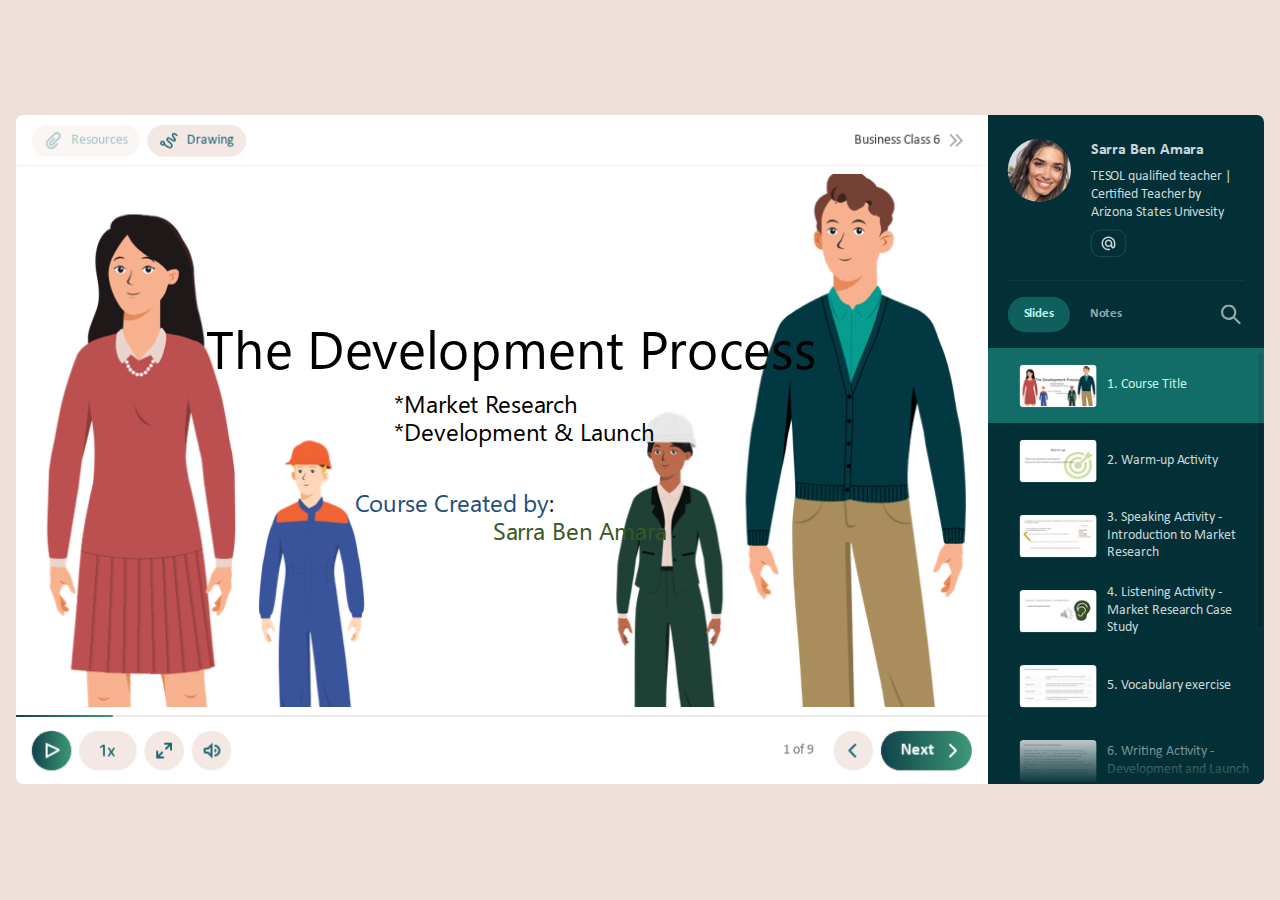
<file: index.html>
<!DOCTYPE html>
<!-- Created with iSpring --><!-- 1256 684 --><!--version 11.2.1.3005 --><!--type html --><!--mainFolder ./ -->
<html style=background-color:#eddfda;>
<head>
    <meta http-equiv="Content-Type" content="text/html;charset=utf-8"/><meta name="viewport" content="width=device-width,initial-scale=1,minimum-scale=1,maximum-scale=1,user-scalable=no"/><meta name="format-detection" content="telephone=no"/><meta name="apple-mobile-web-app-capable" content="yes"/><meta name="apple-mobile-web-app-status-bar-style" content="black"/><meta http-equiv="X-UA-Compatible" content="IE=edge"/><meta name="msapplication-tap-highlight" content="no"/><title>Business Class 6</title><link rel="apple-touch-icon-precomposed" href="data/apple-touch-icon.png"/><link rel="shortcut icon" type="image/ico" href="data/favicon.ico"/><style>body {background-color:#eddfda;}#spr0_1053f507 {display:none;}</style>
    
    
    <style>
		#playerView {
			position:absolute;
			-webkit-tap-highlight-color:rgba(0,0,0,0);
			-webkit-user-select:none;
			-moz-user-select:none;
			-webkit-touch-callout:none;
			-webkit-user-drag:none;
		}
		#playerView * {
			position:absolute;
		}
		#preloader {
			width: 50px;
			height: 50px;
			position: absolute;
			top: 0;
			left: 0;
			bottom: 0;
			right: 0;
			margin: auto;
			border-radius: 10px;
			background-color: rgba(0, 0, 0, 0.5);
		}

		#preloader::after {
			content: '';
			position: absolute;
			background: url([data-uri]);
			background-size: cover;
			top: 0;
			left: 0;
			bottom: 0;
			right: 0;
			animation: preloader_spin 1s infinite linear;
			-webkit-animation: preloader_spin 1s infinite linear;
		}

		@keyframes preloader_spin { 0% {transform: rotate(0deg);} 100% {transform: rotate(360deg);} }
		@-webkit-keyframes preloader_spin { 0% {-webkit-transform: rotate(0deg);} 100% {-webkit-transform: rotate(360deg);}}
    </style>
</head>
<body>
	<div id="preloader"></div>
	<script src="data/browsersupport.js?BCE7B2F0"></script>
	<script src="data/player.js?BCE7B2F0"></script>
    <div id="content"></div>
    <div id="spr0_1053f507"><audio id="snd0_1053f507" preload="none"><source src="data/sound1.mp3" type="audio/mpeg"/></audio></div>
    <script>
		(function(startup){
			function start(savedPresentationState)
			{
				var presInfo = "eNrVXAuT4kaS/isKNnyO2AAWCYFQ22efEGKGGLphgZ7xnHuCKFABcgtJ1gOmPdsR92vuh90vucwsSUhAP2c2HPbEDFDKysrHl1lZD/lLxalcVL60uk1Nl3tyrSN3lZqq9jq1riGbNcVQNb0lNy1NN+8r1UoMxN0kcjweRZLpMvi3Dc3LB9r3lQu93ahWNpWLlgqfSyBb+iGfBuG81WrInRZSBbvKhdKQ29VKgsI4UZQ4MZ/Lcl2py/Nmo9H6AakqF79+qXhAMGVhyKQu9yRjy0IGz36D1pk1HQ2l3xPmOiuH21LM2XLDQ+lfksnDWLTN0rbFnWSEzh++x6RpzGIeSdees+ORE98BN56NkbKQlf9ab5nj1pf+Fh6PKxdfyGo2i9nNP4KNH/tyPfDWQmGtTfrKjdb9/SdiRlJ/qdziP/AzDhNerbBcnSCAjhH9BJKmQmZaMTfi1Ezf7j/dVwW1F5Wo1cepgzJ18wnecZFafoI6eJwa1TwQr8qCtIlYWOKUs1smbj1OvCsSdx6XOTonxsPU/IwcD1OvStT6E9SLErX2OPUuKVE/oeXOLlKngfcgdVySW2uctzaQV7YlBGPMR5X7ewrNLwho0e4eo6BaCREulXtC/ZfKKuN6n42LrEw/CSMuzZzYRbMPMC3JptxXNUhLqtZs1NSO0qt1VKNR03VT7nWUhtJsGfdC+jQaI9exuVz/Df28PG5dkvtn5fiNN9tFMXw7FL5qE4Szc01Ap0b1oOJn6P33Sxbe8lia8IizcLmRbsK/9/iOu36w5V4s/Yc0ZIm33NyEN95sw6Xis3HoLyFT4qNUbTPkkG5syEwXN6F0muECEoCTtfB7vdGQSSC1rqm6prZkpaO2NEVTeE2WMfE4qVN+/ZQ6TpjaTjs3xH9q2lskJOFmh76BVYlFtGEBj9KmqeD3XnzcpR+34nMlPva+IBZu/cDCbS0JJGMZOzuRX8m1ek+2urLVqzWNhg6u1bRat99Ta812u9nWFEXXLfmMa5WzrlUedq3yCtd+2LBYsn3pzk+kxLN5GMXMQ99IW+HzMPX5zxK68C3bcaIFD8PcwsFtjrfz3R340/EkJgWhbydLYFmAQCAg8DMySG30V3bzNODs1vHWuZ+lmjTwYqG443tS7EtHAZMhoQGBrOu6UtNNRaup/Q5862ndWk83DVPWGhD2yhkkNM8iofkwEpqvQMJH8OrecV0pZrdcQjUgkkPfhe8rcOwRHMD7S98jjcESTIqScMfv6hKGf+wHzhJ7IQfxQHIi6aZiJlHsb6FrEPIVD7kHsEDYEB0MEEOB4fF0qPpNBQFzDRkj3kB314li6QKbpBkL1yCLoMMcQmNAjpH6/jKJpHXoJwH+7IFFJOYx9y5y8Lfpe1GyJeRu2M7xQ8pY4R26jEW3UFLxCF0YSWwJxZuNusEjocfiNw7ARvAvmSclmVxZH2AAdnA5s0lICqwVW8Z+iDqu3ATVxe4hBMfSibDLfgMBFCRgTxaldszNQOGCQq181/X3mFgO4i1YBBGXOYlHATSCLSHSdoAMil98EvgxBKDDXGmZmr6OXK/8vRS47O7IxafUYLtoz0Myw4afYuD7g/pR/YGYxrApxXejFMsCulEQ6nOoI5urDpOB0QKeyLJWVyAgNF1vd5S2rFXVhlZvK221rXbUptaqakqrrjZbqqJ2Gmq7Ay2KXm90ZKXdaQIzaOp8osn7V7nagD9yFXKuUtdkTZMVFaZUFcqLmqzWoWJvq7oqw4fS+kSTeN7ltMdJh/vThJRln+oT+Yn6nKgfI7OE2DzQ+17Y6IsgjZBI18n0+OWeMlkFy0U/L0//[base64]/juM9Hs3hVZe4afwoSVFhbp+ESsD7OJh9b8q/MLi//c46w5r4AyjvyfOH5iHIS0TspH+vb9ki8RlMCnxzzyEiSJfIuhNC2oEDdYEcqdfU3uqVeu2jGYNjKL0+y2tbSpHdSQOkK4QzoRH63nh8VLI/nm2+xA68VEyKi5FsLAVC5WDReVuo9lWa4bR7tTUhqrXjF7bqCmm0W83TEvWjxMRDqs8aNH2SyzqUbYJwdF+El9IMz+rqCQfKiQervxwC7NyjDUAtLBUqfqN94bFWIAlQdrLdbnoBVVLsgXwxFCvQNqC+sRb13HhteVADeVdvKEuokrnNJAoGbD08N0EZ/KqBL9ZlR66zIP+U0jn6WAw2bMFlGIbGg6Wbt66PNY4iSH/QXkGElIPFkV8u3BpsCUt/Ur0Q9+/hYwa+0QMiwksJ9ZIBfT8M9s6XqGDtHT9iLtoBGE6MNKehXZmPnB/kqm1DnGHDnUuDdilciYzuZMW7tTJJXCAKTy+z1cy0B7xcOcsOXTuY4F8cNc2cHmMtiNfAWVWDXnMCYmearfMeFRZr5KQvMfEYgGt4m+3iecsUWm2iqnsAsEcKsVAQB4KWpw/rgA0PwZSFN+5/D9vKitQuRY5f/ALWQk+/wBQ8MOLvy1bLSbLP9xUfirg68coALZZx5TSlu2WvUDKZ8PvR5h3gdNP8Bn89AJRCqB9jiiPY/q1QpQj4Wk5XhQorxUqC6+nxXki+l4rQDlmnxbj0ZB+rRCFRPC0BM/OE68GSjm7PCt4nkw+rxWmkLKeY5oXZLTXSnTIg8+xzBNp8tVCHJLr01J8be4tCVl5aT2E1cmEM/uoOjksNiQj3aXIt4qMrmGazV6toZjdmir35Zre7Ci1blfrttq6obWM/pk1knZ2jaQ9vEbSvnKNNE2WuLm3Sty0thJ7CW85cwH7WHJ94K5Lh2WX/sKBpGEEAa6VjpaJF7DEcsAh6dqpuH8IDAW7GTjjtgrRDousyNmdbEhIexZlsxgei/mYoCEsV2KnIxbbRrgso70YFK6w5wkkTgiBwu2IHhU2qerZFlMVIHzYYaoSHeKbx06MKTl1orSHjtIScggexfmUXqW1mAB3zE0YJk8HdFhv4gi3ZEKlXipVzQ2DCRCye3RBW2pFc8ScbXFnCThHuA2L+zU5uWQn+XYNC4LvI5GgEcHSCDOks/acFeAdGG2S0AY50GhgT9EPDLl10VmI/XVIPUUa2zHwD6i+cmLyZozOANuRDTbC3SCmgytk0HbJgjgBI+D0jceLEkKuLhm27SBPkPeuiptooYgy1Ae6o3jCLxEDsGCUxJgqQDJh0jBZYmTiAKQXbpphwMYJsN0Jn4Ih2Bqf8M9Qx5CvycbNOp59Qu6R+tAVhBOyj0EJFMj5g7S9KIINOC/9MPBDOrFIRO9V1jtKMLdGgD/m1mJny/[base64]/OiGaonCQ+HOmsYEQSeH5MCCKRD5BeMBuP7CUmIdwOWG5zfYDaLoqScIIoxnh7SVAGFsMYlEpbHqiTADWKB0n4SLtPh7iRAo58mowxeyI3wller8DDzCUASxvA4jgW4yE4PoGSBL2dQBJ6wnRXlYZiSwXDl4CxsS4PB/9KHhyELcI8fjTyBNMr3WSXQMjudbr9t1DTZsGpqV23UukbXrHWbPbPX6+qqoZ87PuycrQQ6D1cCnVdUAkMef495cAs+gARH7rgFWAQ+YAunQUDFjnCIvvJtdoczEl6aqUNdAK6NYDbFLEdw3EKihal4STnoeG5PnX3mYLFamMWd89Eo4l/MwEhyMglDJ5jS1xsJa3XfPuT26EUTP2lFMQFzDxShqWbZ3AkiYi5Ij8bOqgITjpuQGvt0N+uBQ1WYQUQWx6H/EIRLLMwiqiep4HAwrnFOovjPVMVFVjEHZ+xFyoHQFpvZe4HIv3JQZSGkqX25aypWraPqXTx3NWrdVrdRs3S5rWqddl+2umdCSD8bQvrDIaS/MIT+aob9QrbY+/POHLflk1z5vS/f/APKFP65vom3Lu7H+qTb8bW4VW4K+3BxKh1F3NEZ970KGQqWGa6zCB0x0K/pSCsvbtT3/mqFpxgGHXe1FDk9EKz0sEFpd1otcR5I5411/EIWUuDLmr4oDa3RlJVWdjMIRl08Maz8DYelwxPS/jC+88T4yjcd3zkZf/GUAM1/hwFOJIGB1FSQKV/7XLoenEiiFiWR6w1Nlxtyq63kkrQautYWDeyYwj6mQMkKo7fS0Y0Q6s2ToVtHRmi0FK1ZNIIs6+JYODVCkcI+piCjNJqKllqyIEb7yAjSlG+dhe/aJyK1v7k1DvAEpnSZEwpsmGInzHaSCK+wVsUmS0TpKIKs2IWCDCdHz8YmegjC/62hNBtNVMUP2BLvROFxXXwX0MXT0XDQo6tyyMByOU5sBz60T8JL3GSlbbY7r+L2FuuQsmia2lP1FzCb8c9xiYOp99q9zgs5nFHLbPRbVvuFfE4Vej6bob/2v8ZhAZQxD/S3er1+z3iqPx3cPcChT/89i8OJR5pd/PNU39CB4vKum8Sx75WFsGE9xIFYB4DDygiLx1jMe7l9+qqqlkfAoD1I0NN1rYwJDKJUhjcTozewrmaPiJH79etlURWzoSsvl4Vi/XkiNDUVKqlvbw4S4c83xQnAngfOYxansfosPhHHzcwHoHpg1bQ6lvpaVqeiWYoJtfIL+eWQ+Tqxym7/KpFOXCf3YIbrv5zJqTiyAqBvPsrpHidIPIlxx8zjLr0ZwXZ4YOX43qVvI+niborrCVxLZCdGXUYjcQ8Xp3ZWIW0FfYBrYS8mFjNny13Ho1v7G38/[base64]/ZhTFTUiId8FZfMhZN32Yt+zKOzDiw5I6LNzYG38s8+eA9DH/ge2zLGdxVyyRbkEFw+Vlgcs+UGixLEMW3ahDPfB50gvaZ0mRJi1CW9BkAvP7wvjnJGu2MpIBDx3iy4E4pYDNcBSjPuzg3TtKbTQXdozY3JwJgPja41nHcN8918Npp3rTcDvDjxxs+OlxZ87Xh0cTG7poxYw7tqD/IazWajy/nYuLKG+AaYD5ptJYzXRzpdGe8Hb4zZYHQ1715D/yu8BHeV5wEps+MjLKbWbDa4eoMdDdqxcdJzkSmPcXvo8c6QiyxMSk9pNxuNc9VmfnBer+veYAQqTSZCI+qJYtE1R4/eIkPnHPcrGOHK+mWWWgINgRn6EerxxHp/oMZ0gptoJz2m7wZXc+vKIBnT5sFwMPs4vxyR9rMk9PAYhZXsR0n1MV5Xo8mlMSwzWa2ezQWkn0JJYU3m47ej2UhoIEJNohfpTruht+ZX81F/bo6uoRpJHSd9lz65vuxak+8Qst/NRjMj9e/0uxNO76H5nKsoxh9x1QcD5L00Ju+ECubEgobe/[base64]/QfJ8aQLMVi+fHoegY2RCmzSeUMEQaq2G09eTSxxkPjI91+wCXbORIBbkK8NQHK56G9zOP9aAgQyxrpGi0WCCnp9WRC8CO+gylE9gxIL8dDC9BN7+OlN1TymYC2z/PZwgPjQALhdcGvN7o0IDogvmeTgYkBhpHqh+GdOMrDwo+O8ZJ444fShtGLGRtIGRg90YblB3DFik68zeFEku1vmeNlY02MD5D+AYKj4RQyUy9rodDw8CqYHTIoqdZn6SfGlGxqhSzi4YMkc2M4zKgk5rrnCN8O3rwdwl/hpLdZPXSe65igN84gl+ZBYzr9MJqgxS1Kg2QCFkV7KPvR1njqJWxQNExqicGVOQI/mrMinwEez4d4UzDjk1PDiAY5J/U7SNcbfZjPBN7xFpu9o7OmopPJ+dXDlSUS5ugKJnC/hISJGag7+gXARCF8+mD0DqPm3emDjxbO5h+zmC/MeIDNDFUEzI/py0Y+FMHCOiQgvYJAS6X6ORZT65/XYPGBMXwBCwxTSnYwZVgiP5nGOAN3wLmd0oELrB56+p/Xg/+e9w3I170j4+KYG7bj3vfCL+kpGN6dRpRHxUkNOlq/fCfO0xh2eNAt9bMClGL5CSeDL08d/KhcD4+JIHzBgPjaGF4twnY0yYsHnppQlkygAHuJxfHSRY3e9PqGZs8l+Qamf0rAxwf/Fj54vgRpNWeOhkNjDDmzO8DIn8KaRcIbU8d0FkwSlFTx/6dw8vAXmLd6RRZbPytfDlRXIxCiL/JLlhLpwtTKPxHrg9WdDmY4UX/giwhmGkFAeP3aBIg4TQd8IjscHvesvnE9nFELKRBuWWoGkBkn61R2kbbKwvXEC8l7vKUG0oHmMJnj25KhePvYheUkFuM/C4Y5KL5W0RwMqbZTy5iYb0HVK5NKPhPZuKVn4CPUZzib5oUhOGvLYjxJl1a4xVZmJgqWzDypkFPaGPi///nfEukxY0FF5nDj6AwpwAUDg+YXyO/[base64]/w+OWGoq";
				PresentationPlayer.start(presInfo, "content", "playerView", onPlayerInit, savedPresentationState);
				function onPlayerInit(player)
				{
					(function(player){
	(function(player)
{
	function findConnector(win)
	{
		var retries = 0;
		while (!win.ispringPresentationConnector && win.parent && win.parent != win)
		{
			++retries;
			if (retries > 7)
			{
				return null;
			}

			win = win.parent;
		}
		return win.ispringPresentationConnector;
	}

	function getConnector()
	{
		var api = findConnector(window);
		if (!api && window.opener && (typeof(window.opener) != "undefined"))
		{
			api = findConnector(window.opener);
		}
		return api;
	}

	try
	{
		var connector = getConnector();
		if (connector)
		{
			connector.register(player);
		}
	}
	catch (e) {}
})(player);

})(player);

					var preloader = document.getElementById("preloader");
					preloader.parentNode.removeChild(preloader);
				}
			}

			if (startup)
				startup(start);
			else
				start();
		})();
    </script>
</body>
</html>
</file>
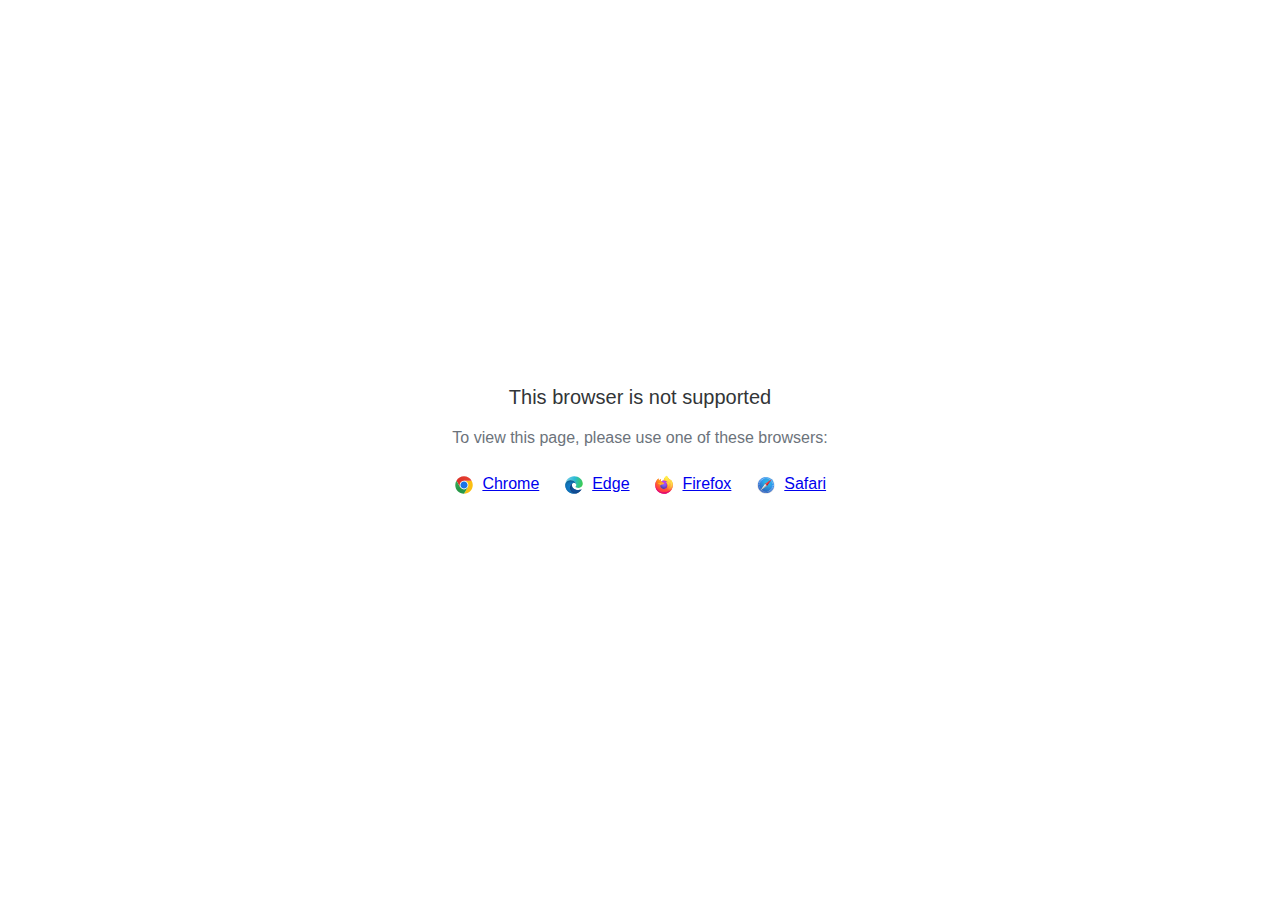
<file: data/html5-unsupported.html>
<html>
<head>
    <meta http-equiv="Content-Type" content="text/html;charset=utf-8"/>
    <meta name="viewport" content="width=device-width,initial-scale=1,maximum-scale=1">
    <meta name="format-detection" content="telephone=no">
    <meta name="apple-mobile-web-app-capable" content="yes">
    <meta name="apple-mobile-web-app-status-bar-style" content="black">
    <meta http-equiv="X-UA-Compatible" content="IE=edge">
    <meta name="msapplication-tap-highlight" content="no" />
    <title>Page Not Available</title>
    <style>
        body {
            background: #fff;
        }

        .banner {
            position: absolute;
            top: 50%;
            left: 50%;
            margin-left: -235px;
            margin-top: -67px;
            width: 470px;
            text-align: center;
            font-family: Roboto, Arial, Helvetica, sans-serif;
        }

        .title {
            margin-bottom: 16px;
            font-size: 20px;
            font-weight: 500;
            color: #323537;
            line-height: 28px;
        }

        .text {
            margin-bottom: 26px;
            font-size: 16px;
            color: #6C737B;
            line-height: 22px;
        }

        .browsers svg, .browsers a {
            display: inline-block;
            vertical-align: top;
        }

        .browsers a {
            font-size: 16px;
            margin-right: 20px;
            margin-left: 4px;
        }

        .browsers :last-child {
            margin-right: 0;
        }
    </style>
</head>
<body>
    <div class="banner">
        <div class="title">This browser is not supported</div>
        <div class="text">To view this page, please use one of these browsers:</div>
        <div class="browsers">
            <svg width="20" height="20" viewBox="0 0 20 20" fill="none" xmlns="http://www.w3.org/2000/svg">
                <path d="M10.0001 10.0001L13.789 12.1875L10.0001 18.7501C14.8326 18.7501 18.7501 14.8326 18.7501 10.0001C18.7501 8.40581 18.3216 6.91244 17.5766 5.625H10L10.0001 10.0001Z" fill="#FBBF12"/>
                <path d="M9.99999 1.25C6.76136 1.25 3.93585 3.01077 2.42285 5.6261L6.21103 12.1876L9.99999 10.0001V5.62507H17.5766C16.0634 3.01039 13.2382 1.25 9.99999 1.25Z" fill="url(#paint0_linear_579_2699)"/>
                <path d="M1.25005 10C1.25005 14.8325 5.16742 18.75 10 18.75L13.789 12.1875L10 10L6.21109 12.1875L2.42291 5.62598C1.67833 6.91306 1.25 8.40588 1.25 9.99988" fill="url(#paint1_linear_579_2699)"/>
                <path d="M14.3751 10.0001C14.3751 12.4163 12.4163 14.3751 10.0001 14.3751C7.58381 14.3751 5.625 12.4163 5.625 10.0001C5.625 7.58381 7.58381 5.625 10.0001 5.625C12.4163 5.625 14.3751 7.58381 14.3751 10.0001Z" fill="white"/>
                <path d="M13.5548 10.0001C13.5548 11.9633 11.9633 13.5548 10.0001 13.5548C8.03686 13.5548 6.44531 11.9633 6.44531 10.0001C6.44531 8.03686 8.03686 6.44531 10.0001 6.44531C11.9633 6.44531 13.5548 8.03686 13.5548 10.0001Z" fill="#1A73E8"/>
                <defs>
                    <linearGradient id="paint0_linear_579_2699" x1="5.04786" y1="6.71874" x2="12.965" y2="6.71874" gradientUnits="userSpaceOnUse">
                        <stop stop-color="#DB3328"/>
                        <stop offset="1" stop-color="#E53D30"/>
                    </linearGradient>
                    <linearGradient id="paint1_linear_579_2699" x1="4.58454" y1="7.18406" x2="7.82938" y2="12.8043" gradientUnits="userSpaceOnUse">
                        <stop stop-color="#32A651"/>
                        <stop offset="1" stop-color="#279847"/>
                    </linearGradient>
                </defs>
            </svg>
            <a href="https://www.google.com/chrome">Chrome</a>
            <svg width="20" height="20" viewBox="0 0 20 20" fill="none" xmlns="http://www.w3.org/2000/svg">
                <path d="M12.2449 9.92045C12.2449 8.25 10.5088 5.36648 6.59777 5.36648C2.68671 5.36648 1.25 8.62784 1.25 10.0199C1.25 5.0483 5.30074 1.25 10.1097 1.25C14.9188 1.25 18.75 4.84943 18.75 8.50852C18.75 11.7699 16.2956 12.9034 14.3002 12.9034C12.9832 12.9034 11.4866 12.4659 11.4866 11.7699C11.4866 11.233 12.2449 11.233 12.2449 9.92045Z" fill="url(#paint0_linear_579_2709)"/>
                <path d="M6.59777 5.36646C10.5088 5.36646 12.2449 8.24998 12.2449 9.92043C12.2449 9.93342 12.2448 9.94627 12.2446 9.95901C12.2249 8.84657 11.4738 7.79259 9.99002 7.79259C8.11431 7.79259 5.5801 10.338 5.91933 13.5C6.19087 16.031 8.33381 19.4261 12.9832 18.2329C12.9832 18.2329 12.1052 18.75 9.6508 18.75C5.30074 18.75 1.25 14.7727 1.25 10.2187C1.25 10.0981 1.25184 9.97975 1.25555 9.8637C1.35584 8.39889 2.82648 5.36646 6.59777 5.36646Z" fill="url(#paint1_linear_579_2709)"/>
                <path d="M6.59777 5.36646C10.5088 5.36646 12.2449 8.24998 12.2449 9.92043C12.2449 9.93342 12.2448 9.94627 12.2446 9.95901C12.2249 8.84657 11.4738 7.79259 9.99002 7.79259C8.11431 7.79259 5.5801 10.338 5.91933 13.5C6.19087 16.031 8.33381 19.4261 12.9832 18.2329C12.9832 18.2329 12.1052 18.75 9.6508 18.75C5.30074 18.75 1.25 14.7727 1.25 10.2187C1.25 10.0981 1.25184 9.97975 1.25555 9.8637C1.35584 8.39889 2.82648 5.36646 6.59777 5.36646Z" fill="url(#paint2_radial_579_2709)"/>
                <path d="M12.4415 18.4371C14.9324 17.7576 16.712 15.6377 17.0338 15.2101C17.393 14.7328 17.4928 14.4345 17.393 14.3351C17.2932 14.2357 17.1536 14.2555 16.7944 14.4345C16.4352 14.6135 14.32 15.4885 11.9056 14.7527C9.49107 14.0169 7.83486 12.1078 7.83486 9.99987C7.83486 8.36919 9.23166 7.79248 9.98993 7.79248C8.11422 7.79248 5.58001 10.3379 5.91923 13.4999C6.19077 16.0309 8.33371 19.426 12.9831 18.2328C12.9831 18.2328 12.821 18.3283 12.4415 18.4371Z" fill="#0E458A"/>
                <path d="M12.4415 18.4371C14.9324 17.7576 16.712 15.6377 17.0338 15.2101C17.393 14.7328 17.4928 14.4345 17.393 14.3351C17.2932 14.2357 17.1536 14.2555 16.7944 14.4345C16.4352 14.6135 14.32 15.4885 11.9056 14.7527C9.49107 14.0169 7.83486 12.1078 7.83486 9.99987C7.83486 8.36919 9.23166 7.79248 9.98993 7.79248C8.11422 7.79248 5.58001 10.3379 5.91923 13.4999C6.19077 16.0309 8.33371 19.426 12.9831 18.2328C12.9831 18.2328 12.821 18.3283 12.4415 18.4371Z" fill="url(#paint3_radial_579_2709)"/>
                <defs>
                    <linearGradient id="paint0_linear_579_2709" x1="17.7323" y1="11.5909" x2="0.61762" y2="7.54779" gradientUnits="userSpaceOnUse">
                        <stop stop-color="#3BCC50"/>
                        <stop offset="0.489583" stop-color="#2ABAD6"/>
                        <stop offset="1" stop-color="#7DCFE7"/>
                    </linearGradient>
                    <linearGradient id="paint1_linear_579_2709" x1="7.11659" y1="5.36646" x2="7.11659" y2="18.75" gradientUnits="userSpaceOnUse">
                        <stop stop-color="#035989"/>
                        <stop offset="0.265625" stop-color="#1175B6"/>
                        <stop offset="1" stop-color="#0470CF"/>
                    </linearGradient>
                    <radialGradient id="paint2_radial_579_2709" cx="0" cy="0" r="1" gradientUnits="userSpaceOnUse" gradientTransform="translate(6.83723 11.8693) rotate(59.2143) scale(5.92595 5.93561)">
                        <stop stop-color="#1284D8"/>
                        <stop offset="0.813899" stop-color="#1170B2" stop-opacity="0.767762"/>
                        <stop offset="1" stop-color="#0E649B" stop-opacity="0.65"/>
                    </radialGradient>
                    <radialGradient id="paint3_radial_579_2709" cx="0" cy="0" r="1" gradientUnits="userSpaceOnUse" gradientTransform="translate(11.6661 13.4999) rotate(77.9982) scale(4.79806 5.18015)">
                        <stop stop-color="#104890"/>
                        <stop offset="0.69943" stop-color="#12529E" stop-opacity="0.70624"/>
                        <stop offset="1" stop-color="#0E4584" stop-opacity="0.58"/>
                    </radialGradient>
                </defs>
            </svg>
            <a href="https://www.microsoft.com/edge">Edge</a>
            <svg width="20" height="20" viewBox="0 0 20 20" fill="none" xmlns="http://www.w3.org/2000/svg">
                <path d="M18.1191 6.70405C17.7385 5.78587 16.967 4.79462 16.3615 4.4815C16.8544 5.4501 17.1395 6.42162 17.2485 7.14652C17.2485 7.14652 17.2485 7.15163 17.2503 7.16113C16.2598 4.6861 14.5798 3.68791 13.2079 1.51504C13.1383 1.40543 13.069 1.29582 13.0012 1.17854C12.963 1.1124 12.932 1.05248 12.905 0.995851C12.8481 0.885984 12.8042 0.76987 12.7741 0.649844C12.7743 0.644144 12.7725 0.638558 12.7688 0.63417C12.7652 0.629782 12.7601 0.626904 12.7544 0.626094C12.749 0.624635 12.7434 0.624635 12.738 0.626094C12.7366 0.626756 12.7352 0.627617 12.734 0.628652C12.7318 0.628652 12.7296 0.63121 12.7274 0.63194L12.7311 0.627191C10.5302 1.91914 9.78353 4.30904 9.71499 5.5049C8.83549 5.56518 7.99455 5.88974 7.30189 6.43623C7.22949 6.37488 7.15379 6.31755 7.07512 6.26451C6.87551 5.56419 6.86708 4.82302 7.0507 4.11832C6.15057 4.52936 5.45059 5.17789 4.94165 5.75189H4.93764C4.5902 5.31089 4.61463 3.85634 4.63432 3.55272C4.63031 3.53372 4.37547 3.68535 4.34266 3.70837C4.03608 3.92756 3.7495 4.17357 3.48628 4.4435C3.18675 4.74784 2.9131 5.07672 2.66818 5.42671C2.1047 6.22702 1.70509 7.13132 1.49244 8.08735C1.48843 8.10635 1.48478 8.12608 1.48077 8.14544C1.46437 8.22254 1.40494 8.60946 1.39437 8.6935V8.71286C1.3169 9.11266 1.26865 9.5176 1.25 9.92444V9.96938C1.25 14.8186 5.17279 18.75 10.0114 18.75C14.345 18.75 17.943 15.5968 18.6477 11.455C18.6623 11.3428 18.6743 11.2295 18.6875 11.1163C18.8617 9.61022 18.6681 8.02743 18.1191 6.70405ZM8.02046 13.5774C8.06129 13.5968 8.09994 13.6183 8.14186 13.6373L8.14769 13.641C8.10577 13.6205 8.06311 13.5993 8.02082 13.5774H8.02046ZM17.251 7.16515V7.15675V7.16625V7.16515Z" fill="url(#paint0_linear_579_2717)"/>
                <path d="M18.119 6.704C17.7384 5.78582 16.9669 4.79457 16.3614 4.48145C16.8543 5.45005 17.1394 6.42157 17.2484 7.14647V7.16437C18.0752 9.41067 17.6246 11.695 16.9757 13.0907C15.9716 15.25 13.541 17.4635 9.73602 17.3557C5.62839 17.2388 2.0071 14.1802 1.33082 10.1776C1.20759 9.54586 1.33082 9.22543 1.39279 8.71281C1.31733 9.10778 1.28853 9.22214 1.25098 9.92439V9.96933C1.25098 14.8185 5.17377 18.7499 10.0124 18.7499C14.346 18.7499 17.944 15.5968 18.6487 11.4549C18.6633 11.3428 18.6753 11.2295 18.6884 11.1162C18.8616 9.61017 18.668 8.02738 18.119 6.704Z" fill="url(#paint1_radial_579_2717)"/>
                <path d="M18.119 6.704C17.7384 5.78582 16.9669 4.79457 16.3614 4.48145C16.8543 5.45005 17.1394 6.42157 17.2484 7.14647V7.16437C18.0752 9.41067 17.6246 11.695 16.9757 13.0907C15.9716 15.25 13.541 17.4635 9.73602 17.3557C5.62839 17.2388 2.0071 14.1802 1.33082 10.1776C1.20759 9.54586 1.33082 9.22543 1.39279 8.71281C1.31733 9.10778 1.28853 9.22214 1.25098 9.92439V9.96933C1.25098 14.8185 5.17377 18.7499 10.0124 18.7499C14.346 18.7499 17.944 15.5968 18.6487 11.4549C18.6633 11.3428 18.6753 11.2295 18.6884 11.1162C18.8616 9.61017 18.668 8.02738 18.119 6.704Z" fill="url(#paint2_radial_579_2717)"/>
                <path d="M13.8612 7.73587C13.8806 7.74939 13.8977 7.7629 13.9159 7.77642C13.696 7.38513 13.4221 7.02694 13.1022 6.71246C10.3788 3.98314 12.3884 0.794172 12.7271 0.631947L12.7307 0.627197C10.5298 1.91915 9.78314 4.30905 9.7146 5.50491C9.81668 5.49797 9.9184 5.4892 10.0223 5.4892C11.6647 5.4892 13.0953 6.39459 13.8612 7.73587Z" fill="url(#paint3_radial_579_2717)"/>
                <path d="M10.028 8.28118C10.0138 8.5004 9.24382 9.25307 8.97441 9.25307C6.48292 9.25307 6.07861 10.7635 6.07861 10.7635C6.18798 12.0357 7.07244 13.0833 8.14245 13.6375C8.19131 13.6627 8.24052 13.6854 8.28828 13.708C8.37396 13.7446 8.46 13.7811 8.54567 13.8136C8.91262 13.9433 9.29689 14.0172 9.68568 14.0329C14.0525 14.2382 14.8991 8.80001 11.7473 7.22087C12.5541 7.08021 13.3919 7.40575 13.8597 7.73495C13.0941 6.39367 11.6631 5.48828 10.0207 5.48828C9.91682 5.48828 9.81511 5.49705 9.71303 5.50399C8.83417 5.56502 7.99404 5.88994 7.30212 6.43642C7.43591 6.55005 7.58685 6.70131 7.90439 7.0148C8.5001 7.60378 10.0247 8.20993 10.028 8.28118Z" fill="url(#paint4_radial_579_2717)"/>
                <path d="M10.028 8.28118C10.0138 8.5004 9.24382 9.25307 8.97441 9.25307C6.48292 9.25307 6.07861 10.7635 6.07861 10.7635C6.18798 12.0357 7.07244 13.0833 8.14245 13.6375C8.19131 13.6627 8.24052 13.6854 8.28828 13.708C8.37396 13.7446 8.46 13.7811 8.54567 13.8136C8.91262 13.9433 9.29689 14.0172 9.68568 14.0329C14.0525 14.2382 14.8991 8.80001 11.7473 7.22087C12.5541 7.08021 13.3919 7.40575 13.8597 7.73495C13.0941 6.39367 11.6631 5.48828 10.0207 5.48828C9.91682 5.48828 9.81511 5.49705 9.71303 5.50399C8.83417 5.56502 7.99404 5.88994 7.30212 6.43642C7.43591 6.55005 7.58685 6.70131 7.90439 7.0148C8.5001 7.60378 10.0247 8.20993 10.028 8.28118Z" fill="url(#paint5_radial_579_2717)"/>
                <path d="M6.89479 6.14439C6.96588 6.19043 7.02421 6.22916 7.07708 6.2646C6.87746 5.56428 6.86903 4.82311 7.05265 4.11841C6.15252 4.52945 5.45255 5.17799 4.9436 5.75198C4.9848 5.75089 6.2557 5.72787 6.89479 6.14439Z" fill="url(#paint6_radial_579_2717)"/>
                <path d="M1.33119 10.1776C2.00747 14.1802 5.62876 17.2388 9.7393 17.3557C13.5443 17.4635 15.9735 15.25 16.979 13.0907C17.6279 11.6946 18.0785 9.41068 17.2517 7.16437V7.14756C17.2517 7.14976 17.2517 7.15268 17.2535 7.16218C17.5641 9.1962 16.532 11.1667 14.9184 12.4992C14.9167 12.5029 14.9152 12.5067 14.9137 12.5105C11.7692 15.0765 8.76042 14.0586 8.15123 13.6431C8.10893 13.6227 8.06628 13.6015 8.02399 13.5796C6.19056 12.7027 5.43334 11.0274 5.59558 9.5919C4.04797 9.5919 3.52007 8.28314 3.52007 8.28314C3.52007 8.28314 4.90982 7.29006 6.74143 8.1538C8.43778 8.95396 10.031 8.2835 10.031 8.28314C10.0277 8.21189 8.50304 7.60391 7.90842 7.01676C7.59088 6.70327 7.43995 6.55201 7.30615 6.43838C7.23375 6.37702 7.15805 6.3197 7.07939 6.26665C7.02725 6.23012 6.97001 6.19358 6.8971 6.14645C6.25801 5.72992 4.98711 5.75294 4.94518 5.75404H4.94117C4.59374 5.31303 4.61816 3.85849 4.63785 3.55487C4.63384 3.53587 4.379 3.68749 4.34619 3.71051C4.03961 3.92971 3.75303 4.17571 3.48981 4.44564C3.19028 4.74999 2.91663 5.07887 2.67171 5.42886C2.10823 6.22916 1.70862 7.13347 1.49597 8.08949C1.48904 8.1063 1.17734 9.47023 1.33119 10.1776Z" fill="url(#paint7_radial_579_2717)"/>
                <path d="M13.1024 6.71246C13.4222 7.02693 13.6962 7.38513 13.9161 7.77642C13.9616 7.81071 14.0055 7.8473 14.0473 7.88603C16.0335 9.71873 14.9945 12.3132 14.9154 12.4996C16.529 11.1671 17.5611 9.19662 17.2505 7.16259C16.2599 4.6861 14.58 3.68791 13.2081 1.51504C13.1385 1.40543 13.0692 1.29582 13.0014 1.17854C12.9631 1.1124 12.9321 1.05248 12.9051 0.995851C12.8483 0.885984 12.8044 0.76987 12.7742 0.649844C12.7745 0.644144 12.7726 0.638559 12.769 0.63417C12.7653 0.629782 12.7602 0.626904 12.7546 0.626094C12.7492 0.624635 12.7435 0.624635 12.7382 0.626094C12.7367 0.626756 12.7354 0.627617 12.7341 0.628652C12.732 0.628652 12.7298 0.63121 12.7276 0.63194C12.3885 0.794165 10.379 3.98313 13.1024 6.71246Z" fill="url(#paint8_radial_579_2717)"/>
                <path d="M14.0464 7.88413C14.0046 7.8454 13.9608 7.80882 13.9152 7.77452C13.8973 7.761 13.8787 7.74748 13.8605 7.73396C13.3928 7.40513 12.555 7.07922 11.7482 7.21989C14.8995 8.79902 14.0534 14.2372 9.68654 14.0319C9.29775 14.0163 8.91348 13.9424 8.54653 13.8126C8.46085 13.7805 8.37481 13.7451 8.28914 13.7071C8.23956 13.6844 8.19034 13.6618 8.14331 13.6365L8.14914 13.6402C8.75834 14.0567 11.7671 15.0746 14.9116 12.5075C14.9116 12.5075 14.9134 12.5028 14.9163 12.4962C14.9943 12.3132 16.0334 9.71866 14.0464 7.88413Z" fill="url(#paint9_radial_579_2717)"/>
                <path d="M6.07833 10.7635C6.07833 10.7635 6.48264 9.25306 8.97412 9.25306C9.24354 9.25306 10.0135 8.49966 10.0277 8.28117C10.0419 8.06268 8.43455 8.95199 6.7382 8.15183C4.90659 7.28809 3.51685 8.28117 3.51685 8.28117C3.51685 8.28117 4.04475 9.58993 5.59235 9.58993C5.43012 11.0255 6.18733 12.6992 8.02076 13.5776C8.06159 13.597 8.10024 13.6185 8.14217 13.6375C7.07215 13.0843 6.18879 12.0357 6.07833 10.7635Z" fill="url(#paint10_radial_579_2717)"/>
                <path d="M18.1191 6.70405C17.7385 5.78587 16.967 4.79462 16.3615 4.4815C16.8544 5.4501 17.1395 6.42162 17.2485 7.14652C17.2485 7.14652 17.2485 7.15163 17.2503 7.16113C16.2598 4.6861 14.5798 3.68791 13.2079 1.51504C13.1383 1.40543 13.069 1.29582 13.0012 1.17854C12.963 1.1124 12.932 1.05248 12.905 0.995851C12.8481 0.885984 12.8042 0.76987 12.7741 0.649844C12.7743 0.644144 12.7725 0.638558 12.7688 0.63417C12.7652 0.629782 12.7601 0.626904 12.7544 0.626094C12.749 0.624635 12.7434 0.624635 12.738 0.626094C12.7366 0.626756 12.7352 0.627617 12.734 0.628652C12.7318 0.628652 12.7296 0.63121 12.7274 0.63194L12.7311 0.627191C10.5302 1.91914 9.78353 4.30904 9.71499 5.5049C9.81707 5.49796 9.91878 5.48919 10.0227 5.48919C11.6651 5.48919 13.0957 6.39458 13.8616 7.73586C13.3939 7.40703 12.5561 7.08111 11.7493 7.22178C14.9007 8.80092 14.0545 14.2391 9.68764 14.0338C9.29885 14.0182 8.91458 13.9443 8.54763 13.8145C8.46196 13.7824 8.37592 13.747 8.29024 13.709C8.24066 13.6863 8.19144 13.6636 8.14441 13.6384L8.15025 13.6421C8.10796 13.6216 8.0653 13.6004 8.02301 13.5785C8.06384 13.5979 8.10249 13.6194 8.14441 13.6384C7.07221 13.0842 6.18885 12.0356 6.07839 10.7633C6.07839 10.7633 6.4827 9.25288 8.97418 9.25288C9.2436 9.25288 10.0136 8.49949 10.0278 8.28099C10.0245 8.20975 8.49987 7.60177 7.90525 7.01462C7.58771 6.70113 7.43678 6.54986 7.30298 6.43623C7.23058 6.37488 7.15488 6.31755 7.07622 6.26451C6.87661 5.56419 6.86817 4.82302 7.05179 4.11832C6.15166 4.52936 5.45169 5.17789 4.94275 5.75189H4.93874C4.5913 5.31089 4.61572 3.85634 4.63541 3.55272C4.6314 3.53372 4.37657 3.68535 4.34375 3.70837C4.03717 3.92756 3.75059 4.17357 3.48738 4.4435C3.18785 4.74784 2.9142 5.07672 2.66928 5.42671C2.1058 6.22702 1.70618 7.13132 1.49353 8.08735C1.48952 8.10635 1.48588 8.12608 1.48187 8.14544C1.46546 8.22254 1.39109 8.61494 1.38088 8.69898C1.38088 8.70556 1.38088 8.69277 1.38088 8.69898C1.31262 9.10444 1.26891 9.51368 1.25 9.92444V9.96938C1.25 14.8186 5.17279 18.75 10.0114 18.75C14.345 18.75 17.943 15.5968 18.6477 11.455C18.6623 11.3428 18.6743 11.2295 18.6875 11.1163C18.8617 9.61022 18.6681 8.02743 18.1191 6.70405ZM17.25 7.15492V7.16442V7.15492Z" fill="url(#paint11_linear_579_2717)"/>
                <defs>
                    <linearGradient id="paint0_linear_579_2717" x1="16.9594" y1="3.43288" x2="2.3837" y2="17.4648" gradientUnits="userSpaceOnUse">
                        <stop offset="0.05" stop-color="#FFF44F"/>
                        <stop offset="0.11" stop-color="#FFE847"/>
                        <stop offset="0.22" stop-color="#FFC830"/>
                        <stop offset="0.37" stop-color="#FF980E"/>
                        <stop offset="0.4" stop-color="#FF8B16"/>
                        <stop offset="0.46" stop-color="#FF672A"/>
                        <stop offset="0.53" stop-color="#FF3647"/>
                        <stop offset="0.7" stop-color="#E31587"/>
                    </linearGradient>
                    <radialGradient id="paint1_radial_579_2717" cx="0" cy="0" r="1" gradientUnits="userSpaceOnUse" gradientTransform="translate(16.287 2.63668) scale(18.2654 18.3055)">
                        <stop offset="0.13" stop-color="#FFBD4F"/>
                        <stop offset="0.19" stop-color="#FFAC31"/>
                        <stop offset="0.25" stop-color="#FF9D17"/>
                        <stop offset="0.28" stop-color="#FF980E"/>
                        <stop offset="0.4" stop-color="#FF563B"/>
                        <stop offset="0.47" stop-color="#FF3750"/>
                        <stop offset="0.71" stop-color="#F5156C"/>
                        <stop offset="0.78" stop-color="#EB0878"/>
                        <stop offset="0.86" stop-color="#E50080"/>
                    </radialGradient>
                    <radialGradient id="paint2_radial_579_2717" cx="0" cy="0" r="1" gradientUnits="userSpaceOnUse" gradientTransform="translate(9.61279 10.1202) scale(18.2654 18.3055)">
                        <stop offset="0.3" stop-color="#960E18"/>
                        <stop offset="0.35" stop-color="#B11927" stop-opacity="0.74"/>
                        <stop offset="0.43" stop-color="#DB293D" stop-opacity="0.34"/>
                        <stop offset="0.5" stop-color="#F5334B" stop-opacity="0.09"/>
                        <stop offset="0.53" stop-color="#FF3750" stop-opacity="0"/>
                    </radialGradient>
                    <radialGradient id="paint3_radial_579_2717" cx="0" cy="0" r="1" gradientUnits="userSpaceOnUse" gradientTransform="translate(11.8153 -1.51753) scale(13.2325 13.2615)">
                        <stop offset="0.13" stop-color="#FFF44F"/>
                        <stop offset="0.25" stop-color="#FFDC3E"/>
                        <stop offset="0.51" stop-color="#FF9D12"/>
                        <stop offset="0.53" stop-color="#FF980E"/>
                    </radialGradient>
                    <radialGradient id="paint4_radial_579_2717" cx="0" cy="0" r="1" gradientUnits="userSpaceOnUse" gradientTransform="translate(7.59304 14.9021) scale(8.69686 8.71594)">
                        <stop offset="0.35" stop-color="#3A8EE6"/>
                        <stop offset="0.47" stop-color="#5C79F0"/>
                        <stop offset="0.67" stop-color="#9059FF"/>
                        <stop offset="1" stop-color="#C139E6"/>
                    </radialGradient>
                    <radialGradient id="paint5_radial_579_2717" cx="0" cy="0" r="1" gradientUnits="userSpaceOnUse" gradientTransform="translate(9.87545 7.94492) rotate(-13.9265) scale(4.60823 5.42407)">
                        <stop offset="0.21" stop-color="#9059FF" stop-opacity="0"/>
                        <stop offset="0.28" stop-color="#8C4FF3" stop-opacity="0.06"/>
                        <stop offset="0.75" stop-color="#7716A8" stop-opacity="0.45"/>
                        <stop offset="0.97" stop-color="#6E008B" stop-opacity="0.6"/>
                    </radialGradient>
                    <radialGradient id="paint6_radial_579_2717" cx="0" cy="0" r="1" gradientUnits="userSpaceOnUse" gradientTransform="translate(9.38226 1.88781) scale(6.25678 6.27051)">
                        <stop stop-color="#FFE226"/>
                        <stop offset="0.12" stop-color="#FFDB27"/>
                        <stop offset="0.3" stop-color="#FFC82A"/>
                        <stop offset="0.5" stop-color="#FFA930"/>
                        <stop offset="0.73" stop-color="#FF7E37"/>
                        <stop offset="0.79" stop-color="#FF7139"/>
                    </radialGradient>
                    <radialGradient id="paint7_radial_579_2717" cx="0" cy="0" r="1" gradientUnits="userSpaceOnUse" gradientTransform="translate(14.3005 -2.08939) scale(26.6943 26.7529)">
                        <stop offset="0.11" stop-color="#FFF44F"/>
                        <stop offset="0.46" stop-color="#FF980E"/>
                        <stop offset="0.62" stop-color="#FF5634"/>
                        <stop offset="0.72" stop-color="#FF3647"/>
                        <stop offset="0.9" stop-color="#E31587"/>
                    </radialGradient>
                    <radialGradient id="paint8_radial_579_2717" cx="0" cy="0" r="1" gradientUnits="userSpaceOnUse" gradientTransform="translate(11.72 0.833589) rotate(84.2447) scale(19.4998 12.7839)">
                        <stop stop-color="#FFF44F"/>
                        <stop offset="0.06" stop-color="#FFE847"/>
                        <stop offset="0.17" stop-color="#FFC830"/>
                        <stop offset="0.3" stop-color="#FF980E"/>
                        <stop offset="0.36" stop-color="#FF8B16"/>
                        <stop offset="0.45" stop-color="#FF672A"/>
                        <stop offset="0.57" stop-color="#FF3647"/>
                        <stop offset="0.74" stop-color="#E31587"/>
                    </radialGradient>
                    <radialGradient id="paint9_radial_579_2717" cx="0" cy="0" r="1" gradientUnits="userSpaceOnUse" gradientTransform="translate(9.23484 4.20996) scale(16.6653 16.7019)">
                        <stop offset="0.14" stop-color="#FFF44F"/>
                        <stop offset="0.48" stop-color="#FF980E"/>
                        <stop offset="0.59" stop-color="#FF5634"/>
                        <stop offset="0.66" stop-color="#FF3647"/>
                        <stop offset="0.9" stop-color="#E31587"/>
                    </radialGradient>
                    <radialGradient id="paint10_radial_579_2717" cx="0" cy="0" r="1" gradientUnits="userSpaceOnUse" gradientTransform="translate(13.6341 5.18793) scale(18.2402 18.2803)">
                        <stop offset="0.09" stop-color="#FFF44F"/>
                        <stop offset="0.23" stop-color="#FFE141"/>
                        <stop offset="0.51" stop-color="#FFAF1E"/>
                        <stop offset="0.63" stop-color="#FF980E"/>
                    </radialGradient>
                    <linearGradient id="paint11_linear_579_2717" x1="16.7844" y1="3.35761" x2="4.38152" y2="15.7337" gradientUnits="userSpaceOnUse">
                        <stop offset="0.17" stop-color="#FFF44F" stop-opacity="0.8"/>
                        <stop offset="0.27" stop-color="#FFF44F" stop-opacity="0.63"/>
                        <stop offset="0.49" stop-color="#FFF44F" stop-opacity="0.22"/>
                        <stop offset="0.6" stop-color="#FFF44F" stop-opacity="0"/>
                    </linearGradient>
                </defs>
            </svg>
            <a href="https://www.mozilla.org/firefox">Firefox</a>
            <svg width="20" height="20" viewBox="0 0 20 20" fill="none" xmlns="http://www.w3.org/2000/svg">
                <path d="M10 18.75C14.8325 18.75 18.75 14.8325 18.75 10C18.75 5.16751 14.8325 1.25 10 1.25C5.16751 1.25 1.25 5.16751 1.25 10C1.25 14.8325 5.16751 18.75 10 18.75Z" fill="url(#paint0_linear_579_2734)"/>
                <path d="M10 18.0938C14.4701 18.0938 18.0938 14.4701 18.0938 10C18.0938 5.52995 14.4701 1.90625 10 1.90625C5.52995 1.90625 1.90625 5.52995 1.90625 10C1.90625 14.4701 5.52995 18.0938 10 18.0938Z" fill="url(#paint1_radial_579_2734)"/>
                <path d="M10.0137 3.87498C9.95897 3.87498 9.91113 3.83399 9.91113 3.7793V2.35057C9.91113 2.29588 9.95897 2.25488 10.0137 2.25488C10.0683 2.25488 10.1162 2.29588 10.1162 2.35057V3.7793C10.1093 3.83399 10.0683 3.87498 10.0137 3.87498Z" fill="#F3F3F3"/>
                <path d="M10.0137 3.88182C9.95214 3.88182 9.9043 3.83397 9.9043 3.77929V2.35058C9.9043 2.29589 9.95214 2.24805 10.0137 2.24805C10.0752 2.24805 10.123 2.29589 10.123 2.35058V3.77929C10.123 3.83397 10.0684 3.88182 10.0137 3.88182ZM10.0137 2.26167C9.96583 2.26167 9.91799 2.30273 9.91799 2.35058V3.77929C9.91799 3.82713 9.95898 3.8682 10.0137 3.8682C10.0615 3.8682 10.1093 3.82713 10.1093 3.77929V2.35058C10.1026 2.30273 10.0615 2.26167 10.0137 2.26167Z" fill="white"/>
                <path d="M10.6972 3.10941C10.6426 3.10257 10.6016 3.06157 10.6016 3.00688L10.6494 2.37108C10.6562 2.31646 10.7041 2.2754 10.7588 2.28224C10.8135 2.28909 10.8545 2.33015 10.8545 2.38484L10.8066 3.02057C10.7998 3.07526 10.7519 3.11626 10.6972 3.10948V3.10941Z" fill="#F3F3F3"/>
                <path d="M10.6973 3.1164C10.6357 3.10955 10.5947 3.06171 10.5947 3.00702L10.6426 2.37123C10.6494 2.31661 10.6973 2.26877 10.7588 2.27554C10.8203 2.28239 10.8613 2.3303 10.8613 2.38492L10.8135 3.02071C10.8066 3.08224 10.7588 3.12324 10.6973 3.1164ZM10.7588 2.28923C10.7109 2.28923 10.663 2.32346 10.663 2.3713L10.6152 3.00709C10.6152 3.05486 10.6494 3.09593 10.7041 3.10271C10.7519 3.10271 10.7998 3.06855 10.7998 3.02071L10.8476 2.38492C10.8476 2.33708 10.8066 2.29608 10.7587 2.28923H10.7588Z" fill="white"/>
                <path d="M11.2099 3.99815C11.1551 3.98447 11.121 3.93662 11.1278 3.88193L11.4081 2.48051C11.4218 2.4259 11.4696 2.39167 11.5243 2.40536C11.579 2.41905 11.6131 2.4669 11.6063 2.52158L11.326 3.923C11.3192 3.97078 11.2645 4.005 11.2098 3.99815H11.2099Z" fill="#F3F3F3"/>
                <path d="M11.2101 4.00462C11.1485 3.99093 11.1144 3.93625 11.1212 3.88156L11.4015 2.48016C11.4152 2.42554 11.4699 2.38447 11.5313 2.39816C11.5928 2.41185 11.6271 2.46654 11.6202 2.52123L11.34 3.92263C11.3263 3.97724 11.2716 4.01147 11.2101 4.00462ZM11.5313 2.41185C11.4835 2.40501 11.4356 2.43231 11.4219 2.48023L11.1418 3.88163C11.1349 3.9294 11.1622 3.97724 11.2169 3.991C11.2647 3.99778 11.3126 3.9704 11.3263 3.92256L11.6065 2.52123C11.6134 2.46654 11.5792 2.42554 11.5313 2.41185Z" fill="white"/>
                <path d="M12.0302 3.38287C12.0172 3.37973 12.0049 3.37405 11.9941 3.36617C11.9832 3.35828 11.9741 3.34834 11.9671 3.33691C11.9601 3.32548 11.9554 3.31279 11.9534 3.29956C11.9513 3.28633 11.9519 3.27282 11.955 3.2598L12.1259 2.64462C12.1395 2.58993 12.1942 2.56255 12.2489 2.57624C12.3036 2.58993 12.3378 2.64462 12.3242 2.69931L12.1532 3.31456C12.1395 3.36918 12.0849 3.39656 12.0302 3.38287Z" fill="#F3F3F3"/>
                <path d="M12.0302 3.38948C11.9756 3.37579 11.9346 3.31426 11.9551 3.25965L12.126 2.64433C12.1396 2.58972 12.2011 2.55549 12.2558 2.56918C12.3105 2.58287 12.3515 2.6444 12.331 2.69902L12.1601 3.31433C12.1464 3.36895 12.0918 3.40317 12.0303 3.38948H12.0302ZM12.2558 2.58972C12.208 2.57603 12.1533 2.6034 12.1396 2.65125L11.9688 3.26642C11.9551 3.31426 11.9824 3.36218 12.0371 3.37579C12.0849 3.38948 12.1396 3.36218 12.1533 3.31433L12.3242 2.69902C12.331 2.65125 12.3037 2.6034 12.2558 2.58964V2.58972Z" fill="white"/>
                <path d="M12.3652 4.34683C12.3105 4.3263 12.2901 4.26477 12.3105 4.21692L12.8574 2.89759C12.8778 2.84975 12.9394 2.82237 12.9872 2.84975C13.042 2.87021 13.0625 2.93181 13.042 2.97958L12.4951 4.29892C12.4746 4.34683 12.413 4.37414 12.3653 4.34683H12.3652Z" fill="#F3F3F3"/>
                <path d="M12.3653 4.35357C12.339 4.34356 12.3178 4.32354 12.3062 4.29791C12.2947 4.27227 12.2938 4.24311 12.3037 4.21681L12.8506 2.89746C12.8711 2.84277 12.9327 2.82224 12.9942 2.84277C13.0205 2.85278 13.0417 2.8728 13.0532 2.89843C13.0648 2.92407 13.0657 2.95323 13.0557 2.97953L12.5089 4.29888C12.4815 4.35357 12.4199 4.38088 12.3653 4.35357ZM12.9874 2.85646C12.9395 2.836 12.8848 2.85646 12.8643 2.90431L12.3174 4.22366C12.2969 4.2715 12.3243 4.31934 12.3721 4.33988C12.4199 4.36034 12.4746 4.33988 12.4952 4.29204L13.0421 2.97268C13.0557 2.93161 13.0352 2.87693 12.9874 2.85646Z" fill="white"/>
                <path d="M13.288 3.90926C13.2401 3.88188 13.2196 3.82719 13.2401 3.77935L13.5272 3.21202C13.5545 3.16411 13.6092 3.14358 13.6639 3.17095C13.7118 3.19833 13.7322 3.25302 13.7118 3.30079L13.4246 3.86819C13.3973 3.91603 13.3426 3.93664 13.2879 3.90926H13.288Z" fill="#F3F3F3"/>
                <path d="M13.288 3.91591C13.2332 3.88853 13.2128 3.827 13.2401 3.77231L13.5272 3.20498C13.5545 3.15022 13.6161 3.12975 13.6707 3.15706C13.7254 3.18444 13.746 3.24597 13.7186 3.30066L13.4315 3.868C13.4041 3.92268 13.3426 3.94322 13.2879 3.91584L13.288 3.91591ZM13.664 3.17075C13.6161 3.15029 13.5614 3.16391 13.5409 3.21175L13.2538 3.77916C13.2333 3.82015 13.2538 3.87484 13.2948 3.90222C13.3426 3.92268 13.3973 3.90906 13.4178 3.86122L13.705 3.29382C13.7254 3.25282 13.705 3.19813 13.664 3.17075Z" fill="white"/>
                <path d="M13.425 4.92103C13.3772 4.88688 13.3635 4.82534 13.3976 4.78435L14.1906 3.60168C14.2179 3.55383 14.2795 3.54699 14.3273 3.57437C14.3752 3.60852 14.3888 3.67005 14.3547 3.71105L13.5617 4.89372C13.5344 4.94156 13.4728 4.95525 13.425 4.92103Z" fill="#F3F3F3"/>
                <path d="M13.4248 4.92767C13.377 4.89352 13.3633 4.82514 13.3907 4.7773L14.1836 3.59466C14.2178 3.54682 14.2793 3.53313 14.334 3.56735C14.3818 3.60151 14.3955 3.66988 14.3682 3.71772L13.5752 4.90036C13.541 4.9482 13.4727 4.96182 13.4248 4.92767ZM14.3271 3.58104C14.2862 3.55367 14.2246 3.56051 14.1973 3.60151L13.4043 4.78414C13.377 4.82507 13.3906 4.87983 13.4317 4.90714C13.4727 4.93451 13.5342 4.92767 13.5615 4.88667L14.3545 3.71088C14.3818 3.66988 14.3682 3.60835 14.3271 3.58104Z" fill="white"/>
                <path d="M14.4229 4.66788C14.3819 4.63366 14.3683 4.57213 14.4024 4.53113L14.7989 4.0321C14.833 3.99117 14.8946 3.98425 14.9355 4.01848C14.9766 4.05263 14.9902 4.11416 14.956 4.15516L14.5596 4.65419C14.5255 4.69519 14.4639 4.70204 14.4229 4.66788H14.4229Z" fill="#F3F3F3"/>
                <path d="M14.4161 4.6747C14.3683 4.64047 14.3614 4.5721 14.3957 4.52425L14.7921 4.02528C14.8262 3.97736 14.8946 3.97052 14.9424 4.01159C14.9903 4.04574 14.9971 4.11412 14.9629 4.16196L14.5665 4.66101C14.5323 4.70885 14.464 4.7157 14.4161 4.6747ZM14.9287 4.02521C14.8878 3.99105 14.8331 3.9979 14.7989 4.0389L14.4024 4.53794C14.3751 4.57894 14.382 4.63363 14.4229 4.66778C14.464 4.70201 14.5186 4.69516 14.5528 4.65416L14.9493 4.15512C14.9767 4.11412 14.9697 4.05259 14.9288 4.02528L14.9287 4.02521Z" fill="white"/>
                <path d="M14.3545 5.69352C14.3135 5.65252 14.3135 5.59099 14.3545 5.55677L15.3661 4.55195C15.4072 4.51095 15.4686 4.51772 15.5029 4.55195C15.537 4.5861 15.5439 4.65447 15.5029 4.68863L14.4981 5.69352C14.457 5.73452 14.3955 5.73452 14.3545 5.69352Z" fill="#F3F3F3"/>
                <path d="M14.3477 5.70023C14.3279 5.68017 14.3169 5.65317 14.3169 5.62505C14.3169 5.59692 14.3279 5.56992 14.3477 5.54986L15.3594 4.54496C15.3794 4.52522 15.4064 4.51416 15.4346 4.51416C15.4627 4.51416 15.4898 4.52522 15.5098 4.54496C15.5295 4.56502 15.5406 4.59202 15.5406 4.62014C15.5406 4.64827 15.5295 4.67527 15.5098 4.69533L14.498 5.70016C14.478 5.71988 14.451 5.73093 14.4228 5.73093C14.3947 5.73093 14.3677 5.71988 14.3477 5.70016V5.70023ZM15.503 4.5518C15.4688 4.51758 15.4073 4.51758 15.3731 4.5518L14.3613 5.55663C14.3271 5.59086 14.3271 5.65239 14.3613 5.68654C14.3955 5.72077 14.457 5.72077 14.4912 5.68654L15.503 4.68171C15.5371 4.64749 15.5371 4.5928 15.503 4.5518Z" fill="white"/>
                <path d="M15.3798 5.63856C15.3456 5.59757 15.3456 5.53604 15.3866 5.50181L15.872 5.09171C15.9129 5.05755 15.9745 5.06433 16.0087 5.1054C16.0428 5.14639 16.0428 5.20792 16.0019 5.24207L15.5165 5.65225C15.4755 5.6864 15.4139 5.67956 15.3798 5.63856Z" fill="#F3F3F3"/>
                <path d="M15.373 5.64558C15.332 5.59774 15.3388 5.52936 15.3798 5.49521L15.8651 5.08502C15.9061 5.04402 15.9745 5.05087 16.0155 5.09871C16.0566 5.14655 16.0497 5.21493 16.0087 5.24908L15.5234 5.65927C15.4824 5.7002 15.414 5.69342 15.3731 5.64558H15.373ZM16.0019 5.10555C15.9677 5.06456 15.913 5.06456 15.8721 5.09186L15.3867 5.50205C15.3525 5.53621 15.3457 5.59089 15.3798 5.63189C15.414 5.67289 15.4687 5.67289 15.5097 5.64558L15.995 5.23539C16.036 5.20124 16.036 5.14655 16.0019 5.10555Z" fill="white"/>
                <path d="M15.1066 6.6229C15.0725 6.57505 15.0861 6.51352 15.134 6.48614L16.3234 5.6932C16.3712 5.66582 16.4327 5.67951 16.46 5.72058C16.4943 5.76842 16.4806 5.82995 16.4327 5.85726L15.2434 6.65021C15.2023 6.67758 15.1408 6.6639 15.1066 6.6229Z" fill="#F3F3F3"/>
                <path d="M15.0995 6.62311C15.0654 6.57527 15.0791 6.50689 15.1269 6.47274L16.3163 5.67974C16.3642 5.64559 16.4326 5.65928 16.4667 5.71397C16.5009 5.76181 16.4872 5.83018 16.4394 5.86427L15.25 6.65733C15.2021 6.69156 15.1338 6.67787 15.0995 6.62318V6.62311ZM16.453 5.72765C16.4257 5.68659 16.371 5.6729 16.33 5.70028L15.1405 6.4932C15.0996 6.52058 15.0858 6.57527 15.1201 6.62311C15.1474 6.66411 15.2021 6.6778 15.2431 6.65049L16.4326 5.85749C16.4736 5.82334 16.4804 5.76858 16.453 5.72765Z" fill="white"/>
                <path d="M16.125 6.76667C16.0977 6.71875 16.1114 6.65729 16.1592 6.62992L16.7129 6.31549C16.7608 6.28811 16.8223 6.30864 16.8496 6.35642C16.877 6.40433 16.8633 6.46579 16.8155 6.49317L16.2617 6.80766C16.2139 6.83497 16.1523 6.81451 16.125 6.7666L16.125 6.76667Z" fill="#F3F3F3"/>
                <path d="M16.1184 6.77347C16.0911 6.71878 16.1048 6.65725 16.1526 6.62994L16.7063 6.31549C16.7542 6.28811 16.8226 6.30865 16.8499 6.35642C16.8772 6.41118 16.8636 6.47271 16.8157 6.50002L16.262 6.81454C16.2141 6.84185 16.1458 6.82132 16.1184 6.77347ZM16.843 6.36333C16.8157 6.31549 16.761 6.3018 16.72 6.32911L16.1663 6.64363C16.1253 6.67094 16.1116 6.72563 16.1321 6.76663C16.1594 6.81447 16.2141 6.82816 16.2551 6.80085L16.8089 6.48633C16.8499 6.46587 16.8636 6.41118 16.843 6.36333Z" fill="white"/>
                <path d="M15.667 7.6758C15.6465 7.62111 15.667 7.56642 15.7216 7.54596L17.041 6.9991C17.0888 6.97856 17.1504 7.00587 17.1708 7.05371C17.1913 7.1084 17.1708 7.16308 17.1161 7.18355L15.7969 7.73041C15.749 7.75095 15.6875 7.73041 15.667 7.6758Z" fill="#F3F3F3"/>
                <path d="M15.6601 7.68255C15.6397 7.62793 15.6601 7.5664 15.7148 7.53903L17.0341 6.99218C17.0604 6.98227 17.0896 6.98318 17.1152 6.99471C17.1408 7.00624 17.1608 7.02746 17.1708 7.05371C17.1914 7.10839 17.1708 7.16992 17.1161 7.19723L15.7969 7.74408C15.7706 7.75401 15.7414 7.75312 15.7158 7.7416C15.6902 7.73008 15.6701 7.70887 15.6601 7.68262V7.68255ZM17.1572 7.06055C17.1367 7.01271 17.082 6.99218 17.041 7.00586L15.7217 7.55271C15.6738 7.57318 15.6533 7.62793 15.6738 7.67577C15.6943 7.72361 15.749 7.74415 15.79 7.73046L17.1093 7.18361C17.1572 7.16315 17.1777 7.10839 17.1572 7.06055Z" fill="white"/>
                <path d="M16.6308 8.0176C16.6104 7.96284 16.6377 7.90822 16.6923 7.88769L17.2938 7.6894C17.3417 7.66894 17.4032 7.70309 17.4169 7.75093C17.4374 7.80562 17.4101 7.86031 17.3554 7.88084L16.7539 8.07913C16.706 8.09959 16.6513 8.07228 16.6308 8.01753V8.0176Z" fill="#F3F3F3"/>
                <path d="M16.6239 8.02433C16.6034 7.96964 16.6307 7.9081 16.6923 7.88764L17.2938 7.68935C17.3485 7.66888 17.41 7.70304 17.4305 7.7578C17.451 7.81241 17.4237 7.87395 17.3621 7.89448L16.7606 8.09277C16.706 8.10639 16.6444 8.07901 16.6239 8.02433ZM17.4168 7.76464C17.4031 7.71673 17.3485 7.68935 17.3006 7.70304L16.6991 7.90133C16.6513 7.91495 16.6307 7.96964 16.6444 8.01755C16.6581 8.0654 16.7128 8.0927 16.7606 8.07901L17.3621 7.88079C17.41 7.86033 17.4305 7.81241 17.4168 7.76457V7.76464Z" fill="white"/>
                <path d="M16.0157 8.831C16.002 8.77632 16.0362 8.72163 16.0909 8.71479L17.4922 8.44138C17.5468 8.42769 17.5947 8.46868 17.6083 8.52337C17.622 8.57805 17.5879 8.63273 17.5332 8.63957L16.1319 8.91299C16.0772 8.91983 16.0225 8.88568 16.0156 8.831H16.0157Z" fill="#F3F3F3"/>
                <path d="M16.0019 8.83107C15.9882 8.76953 16.0292 8.71484 16.0839 8.70115L17.4853 8.42769C17.54 8.414 17.5947 8.45507 17.6083 8.51661C17.622 8.57807 17.581 8.63276 17.5263 8.64645L16.1249 8.91991C16.0703 8.9336 16.0155 8.8926 16.0019 8.831V8.83107ZM17.5947 8.52338C17.5879 8.47553 17.54 8.44138 17.4922 8.44822L16.0908 8.72168C16.0429 8.72853 16.0088 8.78315 16.0224 8.83107C16.0292 8.87891 16.0771 8.91307 16.125 8.90622L17.5263 8.63276C17.5742 8.61907 17.6083 8.57123 17.5947 8.52338Z" fill="white"/>
                <path d="M16.8908 9.35748C16.8839 9.30278 16.9181 9.25493 16.9728 9.24809L17.6016 9.17285C17.6563 9.16608 17.7042 9.20708 17.711 9.26178C17.7178 9.31647 17.6837 9.36432 17.629 9.37117L17.0001 9.44633C16.9522 9.45317 16.8975 9.41217 16.8907 9.35748H16.8908Z" fill="#F3F3F3"/>
                <path d="M16.8838 9.35764C16.877 9.29611 16.918 9.24143 16.9726 9.23458L17.6015 9.15944C17.6562 9.15259 17.7108 9.19359 17.7177 9.25512C17.7245 9.31664 17.6835 9.37133 17.6289 9.37817L16.9999 9.45332C16.9453 9.46016 16.8906 9.41917 16.8838 9.35764ZM17.7108 9.26196C17.7041 9.21412 17.6562 9.17305 17.6083 9.1799L16.9795 9.25512C16.9316 9.26196 16.8974 9.3098 16.9043 9.35764C16.9111 9.40548 16.959 9.44654 17.0068 9.4397L17.6357 9.36448C17.6835 9.35764 17.7177 9.3098 17.7109 9.26196H17.7108Z" fill="white"/>
                <path d="M16.1252 10.0205C16.1252 9.96581 16.1662 9.91797 16.2209 9.91797H17.6496C17.7043 9.91797 17.7453 9.96581 17.7453 10.0205C17.7453 10.0752 17.7043 10.123 17.6496 10.123H16.2209C16.1662 10.123 16.1252 10.0752 16.1252 10.0205Z" fill="#F3F3F3"/>
                <path d="M16.1184 10.0205C16.1184 9.95897 16.1663 9.91113 16.2209 9.91113H17.6497C17.7043 9.91113 17.7522 9.95897 17.7522 10.0205C17.7522 10.082 17.7043 10.1299 17.6497 10.1299H16.2209C16.1663 10.1299 16.1184 10.082 16.1184 10.0205ZM17.7385 10.0273C17.7385 9.97951 17.6975 9.93167 17.6496 9.93167H16.221C16.1732 9.93167 16.1321 9.97259 16.1321 10.0273C16.1321 10.0752 16.1732 10.123 16.221 10.123H17.6497C17.6976 10.1162 17.7386 10.0752 17.7386 10.0273H17.7385Z" fill="white"/>
                <path d="M16.8839 10.7109C16.8906 10.6562 16.9317 10.6152 16.9864 10.6152L17.6221 10.6631C17.6768 10.6699 17.7177 10.7178 17.7109 10.7724C17.7041 10.8271 17.6631 10.8681 17.6084 10.8681L16.9727 10.8203C16.9249 10.8134 16.8838 10.7656 16.8838 10.7109H16.8839Z" fill="#F3F3F3"/>
                <path d="M16.877 10.7109C16.8838 10.6494 16.9316 10.6084 16.9863 10.6084L17.6222 10.6562C17.6768 10.6631 17.7247 10.7109 17.7178 10.7725C17.711 10.834 17.6631 10.875 17.6084 10.875L16.9726 10.8271C16.918 10.8203 16.877 10.7656 16.877 10.7109ZM17.711 10.7725C17.7178 10.7246 17.6768 10.6768 17.629 10.6768L16.9931 10.6289C16.9453 10.6289 16.9043 10.6631 16.8974 10.7178C16.8906 10.7656 16.9316 10.8135 16.9795 10.8135L17.6153 10.8613C17.6631 10.8613 17.7042 10.8204 17.711 10.7725Z" fill="white"/>
                <path d="M16.0021 11.2098C16.0158 11.1551 16.0636 11.1209 16.1183 11.1278L17.5197 11.4081C17.5744 11.4217 17.6086 11.4696 17.5949 11.5243C17.5812 11.579 17.5334 11.6132 17.4787 11.6063L16.0772 11.3261C16.0294 11.3192 15.9952 11.2645 16.0021 11.2098Z" fill="#F3F3F3"/>
                <path d="M15.995 11.2101C16.0087 11.1486 16.0634 11.1144 16.1181 11.1212L17.5195 11.4015C17.5742 11.4152 17.6152 11.4698 17.6015 11.5314C17.5879 11.5929 17.5332 11.6271 17.4785 11.6203L16.077 11.34C16.0223 11.3263 15.9882 11.2716 15.995 11.2102V11.2101ZM17.5879 11.5314C17.5948 11.4835 17.5674 11.4357 17.5195 11.422L16.118 11.1417C16.0702 11.135 16.0223 11.1623 16.0086 11.217C16.0019 11.2648 16.0292 11.3126 16.0771 11.3263L17.4785 11.6066C17.5332 11.6134 17.5742 11.5792 17.5879 11.5314Z" fill="white"/>
                <path d="M16.6173 12.0302C16.6204 12.0171 16.6261 12.0049 16.634 11.9941C16.6419 11.9832 16.6518 11.9741 16.6632 11.9671C16.6747 11.9601 16.6873 11.9555 16.7006 11.9534C16.7138 11.9513 16.7273 11.9519 16.7403 11.955L17.3555 12.1259C17.4102 12.1395 17.4375 12.1943 17.4239 12.2489C17.4208 12.262 17.4151 12.2742 17.4072 12.2851C17.3994 12.2959 17.3894 12.3051 17.378 12.3121C17.3665 12.3191 17.3539 12.3237 17.3406 12.3258C17.3274 12.3279 17.3139 12.3273 17.3008 12.3242L16.6856 12.1532C16.6309 12.1395 16.6036 12.0848 16.6172 12.0302H16.6173Z" fill="#F3F3F3"/>
                <path d="M16.6104 12.0302C16.6241 11.9756 16.6856 11.9346 16.7403 11.9551L17.3555 12.1259C17.4102 12.1396 17.4445 12.2011 17.4308 12.2558C17.4171 12.3105 17.3555 12.3515 17.3009 12.331L16.6856 12.1601C16.6309 12.1464 16.5967 12.0918 16.6105 12.0303L16.6104 12.0302ZM17.4102 12.2558C17.4239 12.208 17.3965 12.1533 17.3487 12.1396L16.7335 11.9687C16.6856 11.955 16.6378 11.9824 16.6241 12.0371C16.6105 12.0849 16.6378 12.1396 16.6856 12.1533L17.3009 12.3242C17.3487 12.331 17.3965 12.3037 17.4102 12.2558Z" fill="white"/>
                <path d="M15.6533 12.3584C15.6738 12.3037 15.7354 12.2832 15.7832 12.3037L17.1025 12.8506C17.1504 12.871 17.1777 12.9326 17.1572 12.9804C17.1367 13.0352 17.0751 13.0556 17.0273 13.0352L15.708 12.4883C15.6533 12.4678 15.6328 12.4062 15.6533 12.3585V12.3584Z" fill="#F3F3F3"/>
                <path d="M15.6465 12.3516C15.6565 12.3253 15.6765 12.3041 15.7021 12.2926C15.7277 12.281 15.7569 12.2801 15.7832 12.2901L17.1025 12.8369C17.1572 12.8575 17.1777 12.919 17.1572 12.9806C17.1472 13.0068 17.1272 13.028 17.1015 13.0396C17.0759 13.0511 17.0467 13.052 17.0204 13.0421L15.7011 12.4952C15.6465 12.4678 15.626 12.4063 15.6465 12.3516ZM17.1435 12.9737C17.164 12.9259 17.1435 12.8712 17.0957 12.8506L15.7764 12.3037C15.7285 12.2833 15.6807 12.3106 15.6601 12.3584C15.6397 12.4063 15.6601 12.461 15.708 12.4815L17.0273 13.0284C17.0751 13.0421 17.1298 13.0216 17.1435 12.9737Z" fill="white"/>
                <path d="M16.0977 13.2811C16.1251 13.2333 16.1797 13.2127 16.2275 13.2333L16.7949 13.5204C16.8427 13.5409 16.8632 13.6024 16.8359 13.6571C16.8085 13.705 16.7539 13.7256 16.706 13.705L16.1388 13.4179C16.0909 13.3905 16.0703 13.329 16.0977 13.2811Z" fill="#F3F3F3"/>
                <path d="M16.0909 13.2742C16.1183 13.2196 16.1798 13.1991 16.2345 13.2264L16.8019 13.5135C16.8565 13.5409 16.8771 13.6024 16.8497 13.6571C16.8224 13.7118 16.7608 13.7323 16.7062 13.7049L16.1388 13.4178C16.0841 13.3974 16.0636 13.3289 16.0909 13.2742ZM16.8292 13.6502C16.8497 13.6024 16.836 13.5477 16.7882 13.5272L16.2208 13.2401C16.1797 13.2196 16.1251 13.2401 16.0977 13.2811C16.0773 13.3289 16.0909 13.3836 16.1387 13.4042L16.7061 13.6913C16.754 13.7118 16.8087 13.6981 16.8292 13.6502Z" fill="white"/>
                <path d="M15.0927 13.4111C15.1269 13.3632 15.1816 13.3496 15.2294 13.3837L16.4189 14.1767C16.4668 14.204 16.4736 14.2656 16.4463 14.3134C16.4121 14.3613 16.3574 14.3749 16.3095 14.3408L15.1201 13.5478C15.0722 13.5136 15.0585 13.4521 15.0927 13.4111Z" fill="#F3F3F3"/>
                <path d="M15.0858 13.4046C15.12 13.3567 15.1884 13.343 15.2363 13.3704L16.4257 14.1633C16.4736 14.1975 16.4873 14.259 16.4531 14.3137C16.4189 14.3616 16.3505 14.3752 16.3027 14.3479L15.1132 13.5549C15.0585 13.5208 15.0517 13.4524 15.0858 13.4046ZM16.4326 14.3068C16.4599 14.2659 16.4531 14.2043 16.4121 14.177L15.2226 13.384C15.1816 13.3567 15.1269 13.3704 15.0995 13.4114C15.0722 13.4524 15.079 13.5139 15.12 13.5412L16.3095 14.3342C16.3505 14.3616 16.4052 14.3479 16.4326 14.3069V14.3068Z" fill="white"/>
                <path d="M15.3456 14.4024C15.3798 14.3614 15.4413 14.3477 15.4823 14.382L15.9814 14.7716C16.0224 14.8057 16.0292 14.8673 15.995 14.9083C15.9609 14.9493 15.8994 14.963 15.8583 14.9288L15.3592 14.5391C15.3183 14.505 15.3114 14.4434 15.3456 14.4024Z" fill="#F3F3F3"/>
                <path d="M15.339 14.3954C15.3731 14.3475 15.4415 14.3407 15.4894 14.3749L15.9884 14.7645C16.0362 14.7987 16.0431 14.867 16.0088 14.9149C15.9747 14.9628 15.9063 14.9696 15.8585 14.9354L15.3595 14.5458C15.3116 14.5116 15.3048 14.4432 15.339 14.3954ZM15.9952 14.9081C16.0294 14.867 16.0225 14.8124 15.9815 14.7782L15.4825 14.3885C15.4415 14.3612 15.3868 14.3681 15.3527 14.409C15.3185 14.4501 15.3253 14.5048 15.3663 14.5389L15.8653 14.9286C15.9063 14.956 15.961 14.949 15.9951 14.9081H15.9952Z" fill="white"/>
                <path d="M14.3271 14.334C14.3682 14.293 14.4297 14.293 14.4639 14.334L15.4756 15.3388C15.5167 15.3799 15.5098 15.4414 15.4756 15.4755C15.4347 15.5165 15.3731 15.5165 15.3389 15.4755L14.3271 14.4707C14.293 14.4365 14.293 14.3681 14.3271 14.334Z" fill="#F3F3F3"/>
                <path d="M14.3271 14.3272C14.3472 14.3074 14.3742 14.2964 14.4024 14.2964C14.4305 14.2964 14.4575 14.3074 14.4776 14.3272L15.4893 15.332C15.5091 15.3521 15.5201 15.3791 15.5201 15.4072C15.5201 15.4354 15.5091 15.4624 15.4893 15.4824C15.4693 15.5022 15.4423 15.5132 15.4141 15.5132C15.386 15.5132 15.359 15.5022 15.3389 15.4824L14.3271 14.4776C14.2793 14.4366 14.2793 14.3683 14.3271 14.3272ZM15.4756 15.4687C15.5099 15.4346 15.5099 15.3731 15.4756 15.3389L14.4639 14.334C14.4297 14.2999 14.3682 14.2999 14.3341 14.334C14.2998 14.3682 14.2998 14.4297 14.3341 14.4639L15.3458 15.4687C15.3799 15.5098 15.4347 15.5098 15.4756 15.4687Z" fill="white"/>
                <path d="M14.3886 15.3525C14.4296 15.3183 14.4911 15.3183 14.5253 15.3593L14.9424 15.8378C14.9765 15.8789 14.9697 15.9404 14.9286 15.9746C14.8877 16.0087 14.8261 16.0087 14.7919 15.9677L14.3749 15.4892C14.3407 15.4551 14.3476 15.3935 14.3886 15.3525Z" fill="#F3F3F3"/>
                <path d="M14.3819 15.3525C14.4297 15.3115 14.4912 15.3183 14.5322 15.3593L14.9492 15.8378C14.9902 15.8789 14.9834 15.9472 14.9355 15.9882C14.8877 16.0292 14.8261 16.0224 14.7851 15.9814L14.3681 15.5029C14.334 15.4551 14.334 15.3867 14.3818 15.3525H14.3819ZM14.9287 15.9746C14.9697 15.9404 14.9697 15.8856 14.9424 15.8447L14.5253 15.3662C14.4912 15.332 14.4365 15.3252 14.3955 15.3593C14.3545 15.3935 14.3545 15.4482 14.3818 15.4891L14.7988 15.9677C14.833 16.0087 14.8877 16.0087 14.9287 15.9746H14.9287Z" fill="white"/>
                <path d="M13.4044 15.0927C13.4523 15.0585 13.5138 15.0722 13.5412 15.1201L14.3341 16.3026C14.3615 16.3505 14.3478 16.412 14.3068 16.4394C14.2589 16.4735 14.1974 16.4598 14.17 16.412L13.377 15.2294C13.3497 15.1816 13.3634 15.12 13.4044 15.0927H13.4044Z" fill="#F3F3F3"/>
                <path d="M13.4043 15.0859C13.4522 15.0517 13.5205 15.0654 13.5547 15.1132L14.3476 16.2958C14.3818 16.3436 14.3681 16.412 14.3135 16.4461C14.2656 16.4803 14.1973 16.4666 14.163 16.4188L13.3702 15.2362C13.336 15.1816 13.3497 15.1201 13.4043 15.0859V15.0859ZM14.3066 16.4325C14.3476 16.4051 14.3613 16.3504 14.3339 16.3094L13.5411 15.1268C13.5137 15.0859 13.459 15.079 13.4112 15.1064C13.3702 15.1337 13.3565 15.1884 13.3839 15.2294L14.1767 16.412C14.2041 16.4461 14.2656 16.4598 14.3066 16.4324L14.3066 16.4325Z" fill="white"/>
                <path d="M13.2607 16.1047C13.3085 16.0774 13.3701 16.0911 13.3974 16.139L13.7119 16.6927C13.7392 16.7405 13.7186 16.8021 13.6708 16.8294C13.623 16.8567 13.5614 16.8431 13.5341 16.7952L13.2197 16.2415C13.1992 16.1936 13.2128 16.1321 13.2606 16.1048L13.2607 16.1047Z" fill="#F3F3F3"/>
                <path d="M13.2607 16.0977C13.3154 16.0703 13.377 16.084 13.4043 16.1319L13.7187 16.6856C13.7461 16.7335 13.7324 16.8019 13.6778 16.8292C13.623 16.8566 13.5615 16.8429 13.5342 16.795L13.2197 16.2412C13.1924 16.1934 13.2061 16.1319 13.2607 16.0977H13.2607ZM13.6709 16.8224C13.7119 16.795 13.7324 16.7403 13.7051 16.6993L13.3907 16.1455C13.3633 16.1045 13.3086 16.0909 13.2676 16.1113C13.2265 16.1387 13.2061 16.1934 13.2334 16.2344L13.5479 16.7882C13.5683 16.8292 13.6299 16.8497 13.6709 16.8223V16.8224Z" fill="white"/>
                <path d="M12.3516 15.6534C12.4063 15.6329 12.4609 15.6534 12.4815 15.7012L13.0352 17.0206C13.0557 17.0684 13.0284 17.1299 12.9805 17.1504C12.9327 17.1709 12.8711 17.1504 12.8507 17.1026L12.2969 15.7833C12.2764 15.7354 12.3037 15.6739 12.3516 15.6534Z" fill="#F3F3F3"/>
                <path d="M12.3515 15.6465C12.4062 15.626 12.4677 15.6465 12.4951 15.7011L13.0488 17.0205C13.0587 17.0468 13.0578 17.0759 13.0462 17.1015C13.0347 17.1272 13.0135 17.1472 12.9872 17.1572C12.9326 17.1777 12.871 17.1572 12.8437 17.1025L12.29 15.7832C12.2695 15.7353 12.2969 15.6738 12.3515 15.6465ZM12.9736 17.1436C13.0214 17.123 13.0419 17.0683 13.0214 17.0273L12.4677 15.708C12.4472 15.6601 12.3925 15.6396 12.3447 15.6601C12.2969 15.6806 12.2763 15.7353 12.2969 15.7764L12.8505 17.0957C12.8779 17.1436 12.9257 17.164 12.9736 17.1436Z" fill="white"/>
                <path d="M12.0165 16.624C12.0713 16.6035 12.1259 16.6308 12.1464 16.6855L12.3447 17.2871C12.3652 17.3349 12.331 17.3965 12.2832 17.4101C12.2285 17.4306 12.1738 17.4033 12.1533 17.3486L11.955 16.747C11.9346 16.6992 11.9619 16.6445 12.0166 16.624H12.0165Z" fill="#F3F3F3"/>
                <path d="M12.0099 16.6172C12.0362 16.6073 12.0653 16.6082 12.0909 16.6197C12.1165 16.6312 12.1366 16.6525 12.1466 16.6787L12.3449 17.2802C12.3653 17.3349 12.3312 17.3965 12.2764 17.417C12.2501 17.4269 12.221 17.426 12.1954 17.4144C12.1697 17.4029 12.1497 17.3817 12.1397 17.3555L11.9415 16.7539C11.9278 16.6992 11.9552 16.6377 12.0099 16.6172ZM12.2765 17.4032C12.3243 17.3896 12.3517 17.3349 12.338 17.2871L12.1397 16.6855C12.1261 16.6377 12.0714 16.6172 12.0236 16.6309C11.9756 16.6446 11.9483 16.6992 11.962 16.7471L12.1603 17.3486C12.1637 17.3602 12.1696 17.371 12.1775 17.3801C12.1855 17.3893 12.1952 17.3967 12.2062 17.4019C12.2171 17.407 12.2291 17.4098 12.2412 17.4101C12.2533 17.4103 12.2653 17.408 12.2765 17.4033V17.4032Z" fill="white"/>
                <path d="M11.21 16.0018C11.2646 15.9881 11.3193 16.0223 11.3261 16.077L11.6133 17.4784C11.627 17.533 11.5859 17.5809 11.5312 17.5946C11.4766 17.6083 11.4218 17.5741 11.415 17.5194L11.1278 16.118C11.121 16.0701 11.1552 16.0154 11.2099 16.0017L11.21 16.0018Z" fill="#F3F3F3"/>
                <path d="M11.2101 15.9951C11.2715 15.9814 11.3262 16.0224 11.3399 16.0771L11.627 17.4787C11.6407 17.5333 11.5996 17.5948 11.5449 17.6017C11.4834 17.6154 11.4287 17.5744 11.4151 17.5197L11.128 16.1181C11.1144 16.0634 11.1486 16.0088 11.21 15.9951L11.2101 15.9951ZM11.5313 17.588C11.5792 17.5812 11.6133 17.5333 11.6065 17.4786L11.3194 16.0771C11.3126 16.0293 11.2579 15.9951 11.21 16.0088C11.1622 16.0156 11.128 16.0634 11.1349 16.1181L11.422 17.5197C11.4356 17.5675 11.4834 17.5948 11.5313 17.5881L11.5313 17.588Z" fill="white"/>
                <path d="M10.6904 16.8905C10.7451 16.8837 10.7929 16.9179 10.8066 16.9726L10.8886 17.6014C10.8955 17.6561 10.8545 17.704 10.7997 17.7108C10.7451 17.7176 10.6973 17.6835 10.6836 17.6288L10.6016 16.9999C10.5947 16.9452 10.6357 16.8974 10.6904 16.8905Z" fill="#F3F3F3"/>
                <path d="M10.6902 16.8835C10.7518 16.8768 10.8065 16.9178 10.8133 16.9725L10.8954 17.6014C10.9022 17.6561 10.8612 17.7107 10.7997 17.7176C10.7381 17.7244 10.6834 17.6834 10.6765 17.6287L10.5945 16.9998C10.5876 16.9451 10.6287 16.8904 10.6902 16.8835ZM10.7928 17.7039C10.8407 17.6971 10.8818 17.6492 10.8749 17.6014L10.7928 16.9725C10.786 16.9246 10.7381 16.8904 10.6902 16.8972C10.6424 16.9041 10.6013 16.9519 10.6081 16.9998L10.6902 17.6287C10.6971 17.6766 10.7449 17.7107 10.7928 17.7039Z" fill="white"/>
                <path d="M9.98631 16.125C10.041 16.125 10.0888 16.1661 10.0888 16.2208V17.6494C10.0888 17.7041 10.041 17.7452 9.98631 17.7452C9.93163 17.7452 9.88379 17.7041 9.88379 17.6494V16.2208C9.89063 16.1661 9.93163 16.125 9.98631 16.125Z" fill="#F3F3F3"/>
                <path d="M9.98632 16.1182C10.0479 16.1182 10.0957 16.166 10.0957 16.2207V17.6494C10.0957 17.7041 10.0479 17.7519 9.98632 17.7519C9.92479 17.7519 9.87695 17.7041 9.87695 17.6494V16.2208C9.87695 16.1661 9.93164 16.1182 9.98632 16.1182ZM9.98632 17.7383C10.0342 17.7383 10.082 17.6973 10.082 17.6494V16.2208C10.082 16.1729 10.041 16.1319 9.98632 16.1319C9.93848 16.1319 9.89064 16.1729 9.89064 16.2208V17.6494C9.89742 17.6973 9.93848 17.7383 9.98632 17.7383Z" fill="white"/>
                <path d="M9.30272 16.8906C9.35741 16.8975 9.39841 16.9385 9.39841 16.9932L9.35057 17.6289C9.34379 17.6836 9.29588 17.7246 9.24119 17.7179C9.18651 17.7109 9.14551 17.6699 9.14551 17.6153L9.19335 16.9795C9.20019 16.9249 9.24804 16.8838 9.30272 16.8906Z" fill="#F3F3F3"/>
                <path d="M9.30273 16.8835C9.36427 16.8904 9.40526 16.9382 9.40526 16.9929L9.35742 17.6287C9.35058 17.6834 9.30273 17.7313 9.2412 17.7244C9.17974 17.7176 9.13867 17.6697 9.13867 17.615L9.18651 16.9792C9.19336 16.9178 9.2412 16.8768 9.30273 16.8835ZM9.2412 17.7107C9.28904 17.7107 9.33696 17.6766 9.33696 17.6287L9.3848 16.9929C9.3848 16.9451 9.35058 16.9041 9.29589 16.8972C9.24805 16.8972 9.2002 16.9314 9.2002 16.9793L9.15236 17.615C9.15236 17.6629 9.19336 17.704 9.24127 17.7107H9.2412Z" fill="white"/>
                <path d="M8.78993 16.0019C8.84461 16.0155 8.87877 16.0633 8.87192 16.118L8.59165 17.5195C8.57796 17.5742 8.53012 17.6085 8.47544 17.5947C8.42075 17.5811 8.3866 17.5332 8.39345 17.4785L8.67372 16.077C8.68056 16.0292 8.73524 15.995 8.78993 16.0019Z" fill="#F3F3F3"/>
                <path d="M8.79021 15.995C8.85167 16.0086 8.88589 16.0634 8.87905 16.118L8.59876 17.5195C8.58507 17.5742 8.53039 17.6152 8.46893 17.6015C8.40739 17.5878 8.37317 17.5331 8.38001 17.4784L8.6603 16.077C8.67399 16.0223 8.72867 15.9881 8.79014 15.995L8.79021 15.995ZM8.46893 17.5878C8.51677 17.5946 8.56461 17.5673 8.5783 17.5195L8.85851 16.118C8.86536 16.0702 8.83805 16.0223 8.78336 16.0086C8.73552 16.0019 8.68768 16.0292 8.67399 16.0771L8.3937 17.4784C8.38686 17.5331 8.42101 17.5742 8.46893 17.5878Z" fill="white"/>
                <path d="M7.96987 16.6172C8.02462 16.6309 8.05878 16.6856 8.04509 16.7403L7.87418 17.3555C7.86056 17.4102 7.80587 17.4375 7.75118 17.4238C7.73816 17.4207 7.72588 17.415 7.71504 17.4072C7.70421 17.3993 7.69504 17.3893 7.68805 17.3779C7.68106 17.3665 7.6764 17.3538 7.67432 17.3406C7.67225 17.3273 7.67281 17.3138 7.67596 17.3008L7.84687 16.6856C7.86056 16.6309 7.91525 16.6036 7.96994 16.6172H7.96987Z" fill="#F3F3F3"/>
                <path d="M7.96967 16.6105C8.02442 16.6241 8.06542 16.6857 8.04488 16.7403L7.87398 17.3556C7.86036 17.4103 7.79883 17.4445 7.74415 17.4307C7.68946 17.4171 7.64847 17.3556 7.66893 17.3009L7.83983 16.6857C7.85352 16.631 7.90821 16.5968 7.96967 16.6104V16.6105ZM7.74415 17.4103C7.79199 17.424 7.84668 17.3966 7.86036 17.3487L8.0312 16.7335C8.04488 16.6857 8.01758 16.6378 7.96289 16.6241C7.91505 16.6104 7.86036 16.6378 7.84668 16.6857L7.67577 17.3009C7.66893 17.3487 7.69624 17.3966 7.74415 17.4103Z" fill="white"/>
                <path d="M7.63459 15.6532C7.68928 15.6737 7.70974 15.7352 7.68928 15.7831L7.14242 17.1024C7.12195 17.1503 7.06035 17.1776 7.01258 17.1503C6.96467 17.1229 6.93729 17.0682 6.95783 17.0204L7.50469 15.7011C7.52515 15.6532 7.58675 15.6258 7.63452 15.6532H7.63459Z" fill="#F3F3F3"/>
                <path d="M7.63481 15.6465C7.66108 15.6565 7.68231 15.6765 7.69384 15.7021C7.70537 15.7277 7.70627 15.7569 7.69634 15.7832L7.14946 17.1025C7.12892 17.1572 7.06739 17.1777 7.00586 17.1572C6.97961 17.1471 6.95839 17.1271 6.94686 17.1015C6.93533 17.0759 6.93442 17.0468 6.94432 17.0205L7.49121 15.7011C7.51859 15.6465 7.58012 15.6191 7.63481 15.6465ZM7.0127 17.1435C7.06055 17.164 7.11523 17.1435 7.13577 17.0957L7.68265 15.7764C7.70312 15.7285 7.67581 15.6806 7.62797 15.6601C7.58012 15.6397 7.52543 15.6601 7.5049 15.708L6.95801 17.0273C6.94432 17.0683 6.96486 17.123 7.0127 17.1435Z" fill="white"/>
                <path d="M6.71205 16.0911C6.75989 16.1184 6.78035 16.1731 6.75989 16.2209L6.47277 16.7882C6.44539 16.8361 6.3907 16.8566 6.33602 16.8292C6.28817 16.8019 6.26771 16.7472 6.28817 16.6994L6.57536 16.1322C6.60267 16.0843 6.65736 16.0637 6.71205 16.0911Z" fill="#F3F3F3"/>
                <path d="M6.71201 16.0841C6.7667 16.1114 6.78716 16.173 6.75986 16.2276L6.47273 16.7949C6.44535 16.8496 6.38382 16.8702 6.32921 16.8428C6.27452 16.8155 6.25398 16.7539 6.28136 16.6993L6.56842 16.132C6.5958 16.0772 6.65733 16.0568 6.71201 16.0841ZM6.33605 16.8292C6.38389 16.8496 6.43858 16.8359 6.45904 16.7881L6.74617 16.2208C6.76663 16.1797 6.74617 16.1251 6.70517 16.0978C6.65733 16.0773 6.60264 16.0909 6.58211 16.1387L6.29498 16.706C6.27452 16.7471 6.29498 16.8018 6.33605 16.8291V16.8292Z" fill="white"/>
                <path d="M6.5751 15.0791C6.62295 15.1133 6.63664 15.1748 6.60248 15.2158L5.80949 16.3985C5.78218 16.4463 5.72058 16.4532 5.6728 16.4259C5.62496 16.3916 5.61127 16.3302 5.64543 16.2891L6.43842 15.1063C6.46573 15.0586 6.52726 15.0449 6.5751 15.079V15.0791Z" fill="#F3F3F3"/>
                <path d="M6.57523 15.0724C6.62308 15.1067 6.63677 15.175 6.60939 15.2229L5.81643 16.4056C5.78227 16.4533 5.72074 16.467 5.66605 16.4329C5.61821 16.3986 5.60452 16.3303 5.63183 16.2824L6.42485 15.0998C6.45901 15.052 6.52739 15.0383 6.57523 15.0724ZM5.6729 16.4192C5.71383 16.4465 5.77543 16.4396 5.80274 16.3987L6.59577 15.216C6.62308 15.175 6.60946 15.1203 6.56839 15.093C6.52739 15.0657 6.46585 15.0725 6.43854 15.1134L5.64552 16.2893C5.61821 16.3303 5.63183 16.3918 5.6729 16.4191V16.4192Z" fill="white"/>
                <path d="M5.57717 15.332C5.61823 15.3661 5.63185 15.4276 5.5977 15.4686L5.2012 15.9676C5.16705 16.0086 5.10552 16.0155 5.06452 15.9813C5.02353 15.9472 5.00984 15.8856 5.04406 15.8446L5.44048 15.3456C5.47464 15.3046 5.53617 15.2977 5.57717 15.332Z" fill="#F3F3F3"/>
                <path d="M5.58408 15.325C5.63192 15.3592 5.63877 15.4276 5.60454 15.4754L5.2081 15.9745C5.17395 16.0223 5.10557 16.0292 5.05773 15.9882C5.00989 15.9539 5.00304 15.8856 5.03726 15.8377L5.4337 15.3387C5.46786 15.2908 5.53623 15.284 5.58408 15.325ZM5.07142 15.9745C5.11235 16.0086 5.16711 16.0018 5.20126 15.9608L5.59777 15.4617C5.62515 15.4208 5.61823 15.366 5.5773 15.3319C5.53623 15.2977 5.48155 15.3045 5.44739 15.3456L5.05088 15.8446C5.02357 15.8856 5.03042 15.9471 5.07135 15.9745H5.07142Z" fill="white"/>
                <path d="M5.64539 14.3067C5.68639 14.3476 5.68639 14.4092 5.64539 14.4434L4.63374 15.4482C4.59267 15.4893 4.53121 15.4824 4.49699 15.4482C4.46284 15.414 4.45599 15.3457 4.49699 15.3115L5.5018 14.3067C5.54286 14.2656 5.60439 14.2656 5.64539 14.3067Z" fill="#F3F3F3"/>
                <path d="M5.65229 14.2998C5.67198 14.3199 5.68302 14.3469 5.68302 14.375C5.68302 14.4031 5.67198 14.4301 5.65229 14.4501L4.64057 15.4551C4.62051 15.4748 4.59353 15.4858 4.56542 15.4858C4.53731 15.4858 4.51033 15.4748 4.49027 15.4551C4.47053 15.4351 4.45947 15.408 4.45947 15.3799C4.45947 15.3518 4.47053 15.3247 4.49027 15.3047L5.50192 14.2998C5.52198 14.2801 5.54898 14.269 5.57711 14.269C5.60523 14.269 5.63223 14.2801 5.65229 14.2998ZM4.49704 15.4482C4.5312 15.4824 4.59273 15.4824 4.62688 15.4482L5.6386 14.4433C5.67282 14.4091 5.67282 14.3476 5.6386 14.3134C5.60445 14.2792 5.54292 14.2792 5.50877 14.3134L4.49704 15.3183C4.46289 15.3524 4.46289 15.4072 4.49704 15.4481V15.4482Z" fill="white"/>
                <path d="M4.62007 14.3615C4.65422 14.4025 4.65422 14.4641 4.61322 14.4982L4.12788 14.9085C4.08688 14.9426 4.02535 14.9358 3.99113 14.8948C3.95697 14.8537 3.95697 14.7922 3.99797 14.758L4.48331 14.3478C4.52438 14.3136 4.58584 14.3205 4.62007 14.3615Z" fill="#F3F3F3"/>
                <path d="M4.62695 14.3545C4.66795 14.4024 4.6611 14.4707 4.62011 14.5049L4.13476 14.915C4.09376 14.9561 4.02538 14.9492 3.98439 14.9014C3.94332 14.8535 3.95016 14.7852 3.99116 14.751L4.47658 14.3409C4.5175 14.2999 4.58595 14.3067 4.62688 14.3546L4.62695 14.3545ZM3.99801 14.8946C4.03223 14.9356 4.08692 14.9356 4.12784 14.9082L4.61326 14.4981C4.64741 14.4639 4.65426 14.4092 4.62011 14.3683C4.58588 14.3272 4.53119 14.3272 4.49027 14.3546L4.00485 14.7647C3.96385 14.7988 3.96385 14.8536 3.99801 14.8945V14.8946Z" fill="white"/>
                <path d="M4.8935 13.3767C4.92765 13.4246 4.91396 13.4861 4.86612 13.5135L3.67669 14.3064C3.62885 14.3337 3.56732 14.3201 3.54001 14.2791C3.50579 14.2312 3.51948 14.1697 3.56732 14.1423L4.75682 13.3494C4.79788 13.3221 4.85935 13.3357 4.89357 13.3767H4.8935Z" fill="#F3F3F3"/>
                <path d="M4.90031 13.377C4.93447 13.4249 4.92078 13.4932 4.87294 13.5274L3.68353 14.3203C3.63568 14.3546 3.56731 14.3408 3.53316 14.2862C3.49893 14.2383 3.51269 14.17 3.56046 14.1358L4.74994 13.3428C4.79779 13.3087 4.86609 13.3224 4.90024 13.377H4.90031ZM3.54685 14.2725C3.57415 14.3135 3.62884 14.3272 3.66984 14.2999L4.85925 13.5069C4.90032 13.4796 4.91393 13.4249 4.87978 13.3771C4.85247 13.336 4.79779 13.3224 4.75672 13.3497L3.56731 14.1427C3.52631 14.1768 3.51947 14.2315 3.54685 14.2725Z" fill="white"/>
                <path d="M3.87524 13.2334C3.90262 13.2813 3.88893 13.3428 3.84109 13.3702L3.28736 13.6846C3.23952 13.7119 3.17798 13.6914 3.15068 13.6436C3.1233 13.5957 3.13699 13.5342 3.18483 13.5068L3.73856 13.1924C3.7864 13.1651 3.84793 13.1856 3.87531 13.2334H3.87524Z" fill="#F3F3F3"/>
                <path d="M3.88214 13.2266C3.90945 13.2813 3.89576 13.3428 3.84791 13.3702L3.2942 13.6846C3.24636 13.7119 3.17798 13.6914 3.15068 13.6436C3.1233 13.5889 3.13699 13.5274 3.18483 13.5L3.73854 13.1856C3.78638 13.1582 3.85476 13.1788 3.88207 13.2266H3.88214ZM3.15745 13.6368C3.18483 13.6846 3.23952 13.6983 3.28051 13.6709L3.83423 13.3565C3.87522 13.3291 3.88891 13.2744 3.86845 13.2334C3.84107 13.1856 3.78638 13.1719 3.74539 13.1993L3.19167 13.5137C3.15068 13.5342 3.13699 13.5889 3.15752 13.6368H3.15745Z" fill="white"/>
                <path d="M4.33297 12.3242C4.35344 12.3789 4.33297 12.4336 4.27828 12.454L2.95894 13.0009C2.9111 13.0214 2.84956 12.9941 2.8291 12.9462C2.80857 12.8915 2.8291 12.8368 2.88379 12.8164L4.20313 12.2695C4.25098 12.249 4.31251 12.2695 4.33297 12.3242Z" fill="#F3F3F3"/>
                <path d="M4.33982 12.3174C4.36028 12.3721 4.33982 12.4336 4.28513 12.4609L2.96578 13.0078C2.9395 13.0177 2.91035 13.0168 2.88473 13.0052C2.85912 12.9937 2.83911 12.9725 2.8291 12.9462C2.80857 12.8916 2.8291 12.83 2.88379 12.8027L4.20313 12.2558C4.22942 12.2459 4.25857 12.2469 4.28418 12.2584C4.3098 12.2699 4.32981 12.2911 4.33982 12.3174ZM2.84272 12.9394C2.86325 12.9873 2.91794 13.0079 2.95894 12.9941L4.27828 12.4472C4.32613 12.4268 4.34666 12.3721 4.32613 12.3242C4.30566 12.2764 4.25098 12.2558 4.20991 12.2695L2.89056 12.8164C2.84272 12.8369 2.82226 12.8916 2.84272 12.9395V12.9394Z" fill="white"/>
                <path d="M3.36913 11.9824C3.38959 12.0371 3.36228 12.0918 3.30759 12.1122L2.70603 12.3105C2.65818 12.331 2.59665 12.2968 2.58296 12.249C2.5625 12.1943 2.58981 12.1396 2.64449 12.1191L3.24606 11.9209C3.2939 11.9004 3.34859 11.9277 3.36913 11.9824Z" fill="#F3F3F3"/>
                <path d="M3.37583 11.9757C3.39636 12.0304 3.36905 12.0919 3.30752 12.1124L2.70597 12.3107C2.65128 12.3311 2.58975 12.297 2.56921 12.2423C2.54875 12.1876 2.57606 12.126 2.63766 12.1056L3.23914 11.9073C3.29383 11.8937 3.35536 11.921 3.3759 11.9757L3.37583 11.9757ZM2.58297 12.2355C2.59666 12.2834 2.65135 12.3107 2.69919 12.297L3.30075 12.0987C3.34859 12.0851 3.36912 12.0304 3.35543 11.9826C3.34174 11.9347 3.28706 11.9073 3.23921 11.921L2.63766 12.1193C2.58982 12.1398 2.56928 12.1877 2.58297 12.2355Z" fill="white"/>
                <path d="M3.98447 11.1691C3.99809 11.2238 3.96393 11.2785 3.90925 11.2853L2.50784 11.5587C2.45316 11.5724 2.40531 11.5314 2.39169 11.4767C2.37801 11.422 2.41216 11.3673 2.46685 11.3605L3.86825 11.087C3.92294 11.0803 3.97762 11.1144 3.9844 11.1691H3.98447Z" fill="#F3F3F3"/>
                <path d="M3.99797 11.1691C4.01166 11.2306 3.97067 11.2853 3.91598 11.299L2.51457 11.5724C2.45988 11.5861 2.40519 11.5451 2.39157 11.4835C2.37788 11.422 2.41888 11.3673 2.47357 11.3537L3.87498 11.0803C3.9296 11.0666 3.98435 11.1076 3.99797 11.1691ZM2.40519 11.4768C2.41204 11.5245 2.45988 11.5588 2.50772 11.5519L3.90913 11.2785C3.95698 11.2716 3.99113 11.217 3.97751 11.1691C3.97067 11.1213 3.92282 11.0871 3.87491 11.0939L2.47357 11.3673C2.42573 11.381 2.39157 11.4289 2.40519 11.4767V11.4768Z" fill="white"/>
                <path d="M3.10927 10.6427C3.11604 10.6973 3.08189 10.7452 3.0272 10.7521L2.39833 10.8272C2.34357 10.8341 2.29573 10.7931 2.28896 10.7383C2.28211 10.6837 2.31626 10.6358 2.37095 10.6289L2.99989 10.5537C3.04774 10.5469 3.10242 10.5879 3.10927 10.6427Z" fill="#F3F3F3"/>
                <path d="M3.11624 10.6429C3.12302 10.7043 3.08202 10.759 3.02733 10.7659L2.39846 10.8411C2.3437 10.8479 2.28909 10.8069 2.28224 10.7454C2.2754 10.6839 2.31639 10.6292 2.37108 10.6223L3.00002 10.5471C3.05464 10.5403 3.1094 10.5814 3.11617 10.6428L3.11624 10.6429ZM2.28902 10.7385C2.29586 10.7864 2.34377 10.8274 2.39162 10.8205L3.02049 10.7454C3.06833 10.7385 3.10255 10.6907 3.09571 10.6429C3.08886 10.595 3.04102 10.554 2.99318 10.5608L2.36424 10.636C2.31639 10.6429 2.28224 10.6907 2.28902 10.7385Z" fill="white"/>
                <path d="M3.87489 9.97948C3.87489 10.0342 3.83397 10.0821 3.77921 10.0821H2.35057C2.29588 10.0821 2.25488 10.0342 2.25488 9.97955C2.25488 9.92486 2.29588 9.87695 2.35057 9.87695H3.77928C3.83397 9.87695 3.87503 9.92486 3.87503 9.97955L3.87489 9.97948Z" fill="#F3F3F3"/>
                <path d="M3.88207 9.97949C3.88207 10.0411 3.83416 10.0889 3.77947 10.0889H2.35082C2.29613 10.0889 2.24829 10.041 2.24829 9.97949C2.24829 9.91803 2.29613 9.87012 2.35082 9.87012H3.77954C3.83423 9.87012 3.88207 9.91803 3.88207 9.97949ZM2.26191 9.97271C2.26191 10.0206 2.30291 10.0684 2.35082 10.0684H3.77947C3.82731 10.0684 3.86838 10.0274 3.86838 9.97271C3.86838 9.92487 3.82731 9.87696 3.77947 9.87696H2.35082C2.30298 9.88381 2.26198 9.92487 2.26198 9.97271H2.26191Z" fill="white"/>
                <path d="M3.1163 9.28905C3.10939 9.34374 3.06839 9.38474 3.0137 9.38474L2.3779 9.3369C2.32329 9.33005 2.28229 9.28221 2.28906 9.22752C2.29591 9.17283 2.33698 9.13184 2.39167 9.13184L3.02739 9.17968C3.07523 9.18652 3.1163 9.23437 3.1163 9.28905Z" fill="#E2E2E2"/>
                <path d="M3.12292 9.28906C3.11608 9.35059 3.06823 9.39159 3.01355 9.39159L2.37776 9.34375C2.32315 9.33691 2.2753 9.28906 2.28215 9.22753C2.28892 9.16607 2.33684 9.125 2.39152 9.125L3.02724 9.17284C3.08192 9.17969 3.12292 9.23438 3.12292 9.28906ZM2.28892 9.22753C2.28215 9.27537 2.32315 9.32329 2.37099 9.32329L3.00677 9.37113C3.05454 9.37113 3.09561 9.3369 3.10246 9.28222C3.1093 9.23438 3.06823 9.18653 3.02039 9.18653L2.38461 9.13869C2.33684 9.13869 2.29577 9.17969 2.28892 9.2276V9.22753Z" fill="white"/>
                <path d="M3.9979 8.79012C3.98421 8.84481 3.93637 8.87903 3.88168 8.87218L2.48034 8.58507C2.42565 8.57139 2.39143 8.52355 2.40512 8.46886C2.41881 8.41418 2.46665 8.37996 2.52134 8.38687L3.92275 8.66714C3.97059 8.68075 4.00475 8.73544 3.9979 8.79012Z" fill="#F3F3F3"/>
                <path d="M4.00504 8.78989C3.99135 8.85142 3.93667 8.88564 3.88198 8.8788L2.48065 8.59852C2.42596 8.58483 2.38496 8.53014 2.39865 8.46868C2.41227 8.40708 2.46696 8.37293 2.52165 8.37977L3.92305 8.66005C3.97774 8.67374 4.01189 8.72843 4.00504 8.78989ZM2.41227 8.46861C2.40543 8.51645 2.43274 8.5643 2.48065 8.57799L3.88205 8.85826C3.92989 8.86511 3.97774 8.8378 3.99143 8.78304C3.9982 8.7352 3.97089 8.68736 3.92298 8.67367L2.52172 8.39346C2.46703 8.38662 2.42603 8.42077 2.41234 8.46861H2.41227Z" fill="white"/>
                <path d="M3.38292 7.96992C3.37978 7.98294 3.37411 7.99521 3.36622 8.00603C3.35834 8.01686 3.3484 8.02602 3.33697 8.033C3.32554 8.03998 3.31284 8.04464 3.29961 8.04671C3.28638 8.04878 3.27287 8.04822 3.25986 8.04506L2.6446 7.87417C2.58991 7.86048 2.5626 7.80579 2.57622 7.75111C2.57936 7.73809 2.58503 7.72582 2.59292 7.715C2.6008 7.70417 2.61074 7.69501 2.62217 7.68803C2.6336 7.68105 2.6463 7.67639 2.65953 7.67432C2.67276 7.67225 2.68627 7.67281 2.69928 7.67596L3.31454 7.84686C3.36923 7.86048 3.39654 7.91516 3.38292 7.96985V7.96992Z" fill="#F3F3F3"/>
                <path d="M3.38951 7.96976C3.37589 8.02437 3.31436 8.06544 3.25967 8.0449L2.6444 7.87401C2.58972 7.86032 2.55549 7.79879 2.56918 7.74418C2.58287 7.68942 2.6444 7.64843 2.69909 7.66896L3.31436 7.83986C3.36904 7.85354 3.40327 7.90823 3.38951 7.96969V7.96976ZM2.58972 7.74404C2.57603 7.79195 2.60341 7.84663 2.65125 7.86025L3.26651 8.03114C3.31436 8.04483 3.3622 8.01746 3.37589 7.96277C3.38951 7.91493 3.3622 7.86025 3.31436 7.84663L2.69909 7.67573C2.65125 7.66889 2.60341 7.6962 2.58972 7.74411V7.74404Z" fill="white"/>
                <path d="M4.34675 7.64161C4.32629 7.69623 4.26468 7.71676 4.21691 7.69623L2.8975 7.14937C2.84965 7.1289 2.82234 7.06737 2.84281 7.01953C2.86334 6.96484 2.92487 6.94431 2.97272 6.96484L4.29206 7.51171C4.34675 7.53217 4.36728 7.5937 4.34675 7.64154V7.64161Z" fill="#F3F3F3"/>
                <path d="M4.35354 7.64841C4.34353 7.67468 4.32351 7.6959 4.29788 7.70744C4.27224 7.71897 4.24308 7.71987 4.21678 7.70994L2.89743 7.16308C2.84274 7.14261 2.82228 7.08108 2.84274 7.01955C2.85275 6.99328 2.87277 6.97206 2.8984 6.96052C2.92404 6.94899 2.9532 6.94809 2.9795 6.95802L4.29885 7.50488C4.35354 7.53219 4.374 7.59379 4.35354 7.64841ZM2.85643 7.0264C2.83597 7.07424 2.85643 7.12892 2.90428 7.14939L4.22363 7.69625C4.27147 7.71679 4.31931 7.68941 4.33985 7.64157C4.36031 7.59372 4.33985 7.53904 4.29201 7.51857L2.97265 6.97171C2.92481 6.95802 2.87012 6.97855 2.85643 7.0264Z" fill="white"/>
                <path d="M3.90237 6.71863C3.87506 6.76648 3.82037 6.78701 3.77253 6.76648L3.20512 6.4794C3.15728 6.45887 3.13674 6.39733 3.16412 6.34264C3.19143 6.2948 3.24612 6.27426 3.29396 6.2948L3.8613 6.58194C3.90921 6.60925 3.92975 6.67086 3.90237 6.71863Z" fill="#F3F3F3"/>
                <path d="M3.90928 6.7257C3.8819 6.78039 3.82037 6.80092 3.76568 6.77354L3.19835 6.48641C3.14366 6.4591 3.12313 6.39757 3.1505 6.34288C3.17781 6.28819 3.23941 6.26766 3.29403 6.29504L3.86137 6.58217C3.91612 6.60263 3.93659 6.67108 3.90928 6.7257ZM3.17097 6.34972C3.1505 6.39757 3.16419 6.45226 3.21204 6.47279L3.77937 6.75992C3.82044 6.78039 3.87513 6.75992 3.90243 6.71885C3.9229 6.67101 3.90928 6.61632 3.86144 6.59579L3.28712 6.3088C3.24612 6.28833 3.19143 6.30195 3.1709 6.34979L3.17097 6.34972Z" fill="white"/>
                <path d="M4.90708 6.58878C4.87293 6.63669 4.81824 6.65038 4.7704 6.61616L3.58771 5.83007C3.53994 5.80269 3.53309 5.74116 3.5604 5.69331C3.58778 5.64547 3.64931 5.63178 3.69716 5.66593L4.88662 6.45894C4.92762 6.48632 4.94131 6.54785 4.90708 6.58878Z" fill="#F3F3F3"/>
                <path d="M4.91396 6.59569C4.87981 6.6436 4.81143 6.65722 4.76366 6.62991L3.58101 5.83691C3.53317 5.80275 3.51948 5.74122 3.55363 5.68661C3.58785 5.63869 3.65623 5.625 3.70407 5.65238L4.88665 6.44532C4.94134 6.47954 4.94819 6.54785 4.91396 6.59569ZM3.56732 5.69338C3.54001 5.73438 3.54686 5.79591 3.58778 5.82322L4.77728 6.61629C4.81828 6.64367 4.87296 6.62998 4.90034 6.58898C4.92765 6.54792 4.92081 6.48638 4.87988 6.45908L3.69031 5.66607C3.64931 5.63869 3.59463 5.65238 3.56725 5.69338H3.56732Z" fill="white"/>
                <path d="M4.65419 5.59749C4.62003 5.63848 4.5585 5.65217 4.5175 5.61795L4.01846 5.22837C3.97746 5.19415 3.97062 5.13262 4.00477 5.09162C4.03892 5.05062 4.10046 5.03694 4.14153 5.07116L4.6405 5.46074C4.68156 5.49496 4.68841 5.55642 4.65419 5.59749Z" fill="#F3F3F3"/>
                <path d="M4.66122 5.60473C4.62707 5.65264 4.55869 5.65948 4.51085 5.62526L4.01183 5.23568C3.96399 5.20153 3.95714 5.13315 3.99137 5.08538C4.02552 5.03747 4.09389 5.03062 4.14166 5.06485L4.64069 5.45443C4.6886 5.48865 4.69544 5.55696 4.66122 5.60487V5.60473ZM4.00498 5.09208C3.97083 5.13308 3.97768 5.18777 4.01867 5.22192L4.51769 5.61164C4.55869 5.63895 4.61338 5.63211 4.64753 5.59111C4.68175 5.55011 4.67491 5.49542 4.63391 5.46127L4.13489 5.07155C4.09389 5.04424 4.03914 5.05109 4.00505 5.09208H4.00498Z" fill="white"/>
                <path d="M5.67294 5.66595C5.63201 5.70702 5.5704 5.70702 5.53625 5.66595L4.51777 4.6611C4.47677 4.62011 4.48354 4.55857 4.51777 4.52435C4.55877 4.48342 4.6203 4.48342 4.65445 4.52435L5.66623 5.52927C5.70723 5.56342 5.70723 5.6318 5.67308 5.66602L5.67294 5.66595Z" fill="#F3F3F3"/>
                <path d="M5.6729 5.67299C5.65284 5.69269 5.62586 5.70372 5.59775 5.70372C5.56964 5.70372 5.54265 5.69269 5.5226 5.67299L4.51078 4.66802C4.49104 4.64796 4.47998 4.62095 4.47998 4.5928C4.47998 4.56466 4.49104 4.53764 4.51078 4.51758C4.53084 4.49786 4.55784 4.48682 4.58597 4.48682C4.61409 4.48682 4.64109 4.49786 4.66115 4.51758L5.6729 5.52248C5.72074 5.56348 5.72074 5.63186 5.6729 5.67285V5.67299ZM4.52461 4.53127C4.49039 4.56549 4.49039 4.62703 4.52461 4.66111L5.53629 5.66601C5.57051 5.70023 5.63197 5.70023 5.66612 5.66601C5.70035 5.63186 5.70035 5.57032 5.66612 5.53617L4.65445 4.5245C4.62029 4.49034 4.56554 4.49034 4.52461 4.53134V4.53127Z" fill="white"/>
                <path d="M5.61125 4.64739C5.57025 4.68162 5.50872 4.68162 5.4745 4.64055L5.05747 4.16205C5.02339 4.12105 5.03016 4.05952 5.07123 4.02537C5.11216 3.99114 5.17376 3.99114 5.20791 4.03214L5.62494 4.51071C5.65909 4.54486 5.65225 4.60639 5.61125 4.64739Z" fill="#F3F3F3"/>
                <path d="M5.61825 4.64744C5.57041 4.68844 5.50887 4.68167 5.46781 4.6406L5.05084 4.1621C5.00984 4.1211 5.01669 4.05272 5.06453 4.01172C5.11237 3.97065 5.1739 3.9775 5.2149 4.01857L5.63194 4.497C5.66609 4.54491 5.66609 4.61329 5.61825 4.64744ZM5.07137 4.02541C5.03031 4.05957 5.03031 4.11425 5.05768 4.15525L5.47472 4.63375C5.50887 4.66798 5.56356 4.67482 5.60456 4.6406C5.64556 4.60644 5.64556 4.55169 5.61825 4.51076L5.20121 4.03219C5.16706 3.99126 5.1123 3.99126 5.07137 4.02541Z" fill="white"/>
                <path d="M6.59579 4.90718C6.54795 4.94133 6.48641 4.92764 6.45904 4.8798L5.65927 3.69715C5.63189 3.64931 5.64558 3.58777 5.68657 3.56047C5.73442 3.52631 5.79595 3.54 5.82333 3.58784L6.61625 4.77043C6.65048 4.81827 6.63679 4.8798 6.59579 4.90711V4.90718Z" fill="#F3F3F3"/>
                <path d="M6.59573 4.91421C6.54789 4.94843 6.47952 4.93467 6.4453 4.8869L5.6524 3.70423C5.61825 3.65639 5.63194 3.58808 5.68655 3.55393C5.73439 3.5197 5.80277 3.53339 5.83699 3.58124L6.62988 4.76383C6.66404 4.81852 6.65035 4.88006 6.59573 4.91421ZM5.69333 3.56755C5.65233 3.59485 5.63864 3.64954 5.66602 3.69061L6.45891 4.87321C6.48629 4.91421 6.54098 4.92105 6.58875 4.89367C6.62981 4.86637 6.6435 4.81168 6.61612 4.77068L5.8233 3.59485C5.79592 3.55393 5.73439 3.54017 5.69347 3.56755H5.69333Z" fill="white"/>
                <path d="M6.73927 3.89553C6.69143 3.92284 6.62991 3.90922 6.6026 3.86138L6.28811 3.30766C6.2608 3.25982 6.28127 3.19828 6.32918 3.17091C6.37702 3.1436 6.43855 3.15722 6.46585 3.20513L6.78027 3.75878C6.8008 3.80662 6.78711 3.86815 6.73934 3.89553H6.73927Z" fill="#F3F3F3"/>
                <path d="M6.73925 3.90238C6.68456 3.92969 6.62303 3.91607 6.59572 3.86816L6.28122 3.31451C6.25391 3.26659 6.2676 3.19828 6.32229 3.17091C6.37698 3.1436 6.43851 3.15722 6.46582 3.20513L6.78025 3.75878C6.80763 3.80663 6.79394 3.86816 6.73932 3.90238H6.73925ZM6.32913 3.17775C6.28807 3.20506 6.2676 3.25975 6.29491 3.30082L6.60941 3.85454C6.63672 3.89547 6.69141 3.90923 6.73241 3.88869C6.77347 3.86138 6.79394 3.80663 6.76663 3.76563L6.45213 3.2119C6.43166 3.17098 6.37013 3.15037 6.32913 3.17775Z" fill="white"/>
                <path d="M7.6484 4.34662C7.59379 4.36708 7.53903 4.34662 7.51857 4.29878L6.96488 2.97936C6.94441 2.93152 6.97172 2.86999 7.01956 2.84945C7.07425 2.82899 7.12893 2.84945 7.1494 2.8973L7.70309 4.21664C7.72362 4.26448 7.69632 4.32602 7.6484 4.34648V4.34662Z" fill="#F3F3F3"/>
                <path d="M7.64844 4.35352C7.59382 4.37398 7.53229 4.35352 7.50491 4.29876L6.95118 2.9795C6.94125 2.9532 6.94215 2.92404 6.95369 2.8984C6.96522 2.87277 6.98645 2.85275 7.01272 2.84274C7.0674 2.82228 7.12894 2.84274 7.15632 2.89743L7.70997 4.21677C7.73051 4.26461 7.7032 4.32614 7.64851 4.35352H7.64844ZM7.02641 2.85643C6.97856 2.8769 6.95803 2.93165 6.97856 2.97265L7.53222 4.29192C7.55268 4.33976 7.60737 4.36022 7.65521 4.33976C7.70306 4.3193 7.72366 4.26454 7.70306 4.22354L7.1494 2.9042C7.12202 2.85636 7.07418 2.83583 7.02634 2.85636L7.02641 2.85643Z" fill="white"/>
                <path d="M7.98331 3.37595C7.92863 3.39641 7.87395 3.36904 7.85349 3.31442L7.65522 2.71279C7.63476 2.66495 7.66891 2.60342 7.71675 2.5898C7.76459 2.57611 7.82611 2.59665 7.84657 2.65133L8.04484 3.25289C8.0653 3.30073 8.038 3.35542 7.98331 3.37588V3.37595Z" fill="#F3F3F3"/>
                <path d="M7.99015 3.38277C7.96386 3.39268 7.93472 3.39177 7.9091 3.38024C7.88348 3.36871 7.86347 3.34749 7.85346 3.32124L7.65517 2.71968C7.6347 2.66499 7.66886 2.60353 7.72362 2.583C7.74991 2.57309 7.77905 2.574 7.80467 2.58553C7.83029 2.59706 7.8503 2.61828 7.86031 2.64453L8.05853 3.24609C8.07222 3.30078 8.04484 3.36231 7.99015 3.38277ZM7.72355 2.59669C7.6757 2.6103 7.64832 2.66499 7.66201 2.71283L7.86031 3.31447C7.87393 3.36231 7.92862 3.38277 7.97653 3.36908C8.02438 3.35547 8.05169 3.30078 8.038 3.25294L7.83977 2.6513C7.83629 2.6397 7.8304 2.62896 7.82249 2.61978C7.81458 2.6106 7.80482 2.60319 7.79386 2.59803C7.7829 2.59287 7.77097 2.59008 7.75885 2.58984C7.74674 2.58959 7.73471 2.5919 7.72355 2.59662V2.59669Z" fill="white"/>
                <path d="M8.79001 3.99814C8.73533 4.01183 8.68064 3.97768 8.6738 3.92292L8.38669 2.52159C8.373 2.4669 8.41406 2.41906 8.46868 2.40537C8.52343 2.39168 8.57805 2.42583 8.58489 2.48059L8.87208 3.88199C8.87885 3.92976 8.8447 3.98445 8.79001 3.99814Z" fill="#F3F3F3"/>
                <path d="M8.79006 4.00512C8.72852 4.01881 8.67383 3.97774 8.66014 3.92305L8.37301 2.52171C8.35933 2.46703 8.40039 2.40549 8.45508 2.39865C8.51661 2.38496 8.5713 2.42603 8.58492 2.48072L8.87212 3.88213C8.88574 3.93674 8.85159 3.9915 8.79006 4.00512ZM8.46877 2.41234C8.42086 2.41918 8.3867 2.46703 8.39355 2.52171L8.68068 3.92312C8.68752 3.9709 8.74214 4.00512 8.79006 3.99143C8.8379 3.98459 8.87205 3.93674 8.86521 3.88206L8.57808 2.48065C8.56446 2.43287 8.51662 2.40549 8.4687 2.41234H8.46877Z" fill="white"/>
                <path d="M9.30979 3.10928C9.25511 3.11612 9.20727 3.08197 9.19358 3.02728L9.11159 2.39833C9.10474 2.34364 9.14574 2.2958 9.20049 2.28895C9.25511 2.28211 9.30295 2.31633 9.31664 2.37102L9.39863 2.9999C9.40547 3.05459 9.36448 3.10243 9.30979 3.10928Z" fill="#F3F3F3"/>
                <path d="M9.30955 3.11623C9.24802 3.12308 9.19334 3.08208 9.1865 3.02732L9.1045 2.39845C9.09766 2.34376 9.13866 2.28907 9.20018 2.28223C9.26171 2.27545 9.3164 2.31645 9.32324 2.37114L9.40523 3.00001C9.41208 3.0547 9.37108 3.10939 9.30955 3.11623ZM9.20703 2.29592C9.15919 2.30276 9.11812 2.3506 9.12497 2.39845L9.20703 3.02739C9.21387 3.07524 9.26171 3.10939 9.30955 3.10254C9.35739 3.09577 9.39846 3.04786 9.39161 3.00001L9.30955 2.37114C9.30271 2.3233 9.25487 2.28907 9.20703 2.29592Z" fill="white"/>
                <path d="M10.0479 18.0869C14.5179 18.0869 18.1416 14.4632 18.1416 9.99316C18.1416 5.52311 14.5179 1.89941 10.0479 1.89941C5.5778 1.89941 1.9541 5.52311 1.9541 9.99316C1.9541 14.4632 5.5778 18.0869 10.0479 18.0869Z" fill="url(#paint2_linear_579_2734)" fill-opacity="0.2"/>
                <path d="M15.6533 4.85938L9.12491 9.043H9.11807V9.04978L9.11122 9.05662L5.03711 15.7764L11.0254 10.9571L11.0322 10.9503V10.9434L15.6533 4.85945L15.6533 4.85938Z" fill="black" fill-opacity="0.05"/>
                <path d="M15.5303 4.46973L9.07715 9.05662L10.9912 10.957L15.5303 4.46973Z" fill="#CD151E"/>
                <path d="M9.08398 9.043L10.0479 9.99314L15.5302 4.46973L9.08398 9.043Z" fill="#FA5153"/>
                <path d="M9.08398 9.04304L10.998 10.9433L4.54492 15.5303L9.08398 9.04297V9.04304Z" fill="#ACACAC"/>
                <path d="M4.54492 15.5303L10.0478 9.99319L9.08391 9.04297L4.54492 15.5303Z" fill="#EEEEEE"/>
                <defs>
                    <linearGradient id="paint0_linear_579_2734" x1="10" y1="18.75" x2="10" y2="1.25" gradientUnits="userSpaceOnUse">
                        <stop offset="0.25" stop-color="#DBDBDA"/>
                        <stop offset="1" stop-color="white"/>
                    </linearGradient>
                    <radialGradient id="paint1_radial_579_2734" cx="0" cy="0" r="1" gradientUnits="userSpaceOnUse" gradientTransform="translate(11.1372 8.22213) scale(9.87956)">
                        <stop stop-color="#2ABCE1"/>
                        <stop offset="0.11363" stop-color="#2ABBE1"/>
                        <stop offset="1" stop-color="#3375F8"/>
                    </radialGradient>
                    <linearGradient id="paint2_linear_579_2734" x1="9.89407" y1="7.67884" x2="6.11639" y2="14.4564" gradientUnits="userSpaceOnUse">
                        <stop stop-opacity="0"/>
                        <stop offset="1"/>
                    </linearGradient>
                </defs>
            </svg>
            <a href="https://www.apple.com/safari">Safari</a>
        </div>
    </div>
</body>
</html>
</file>
